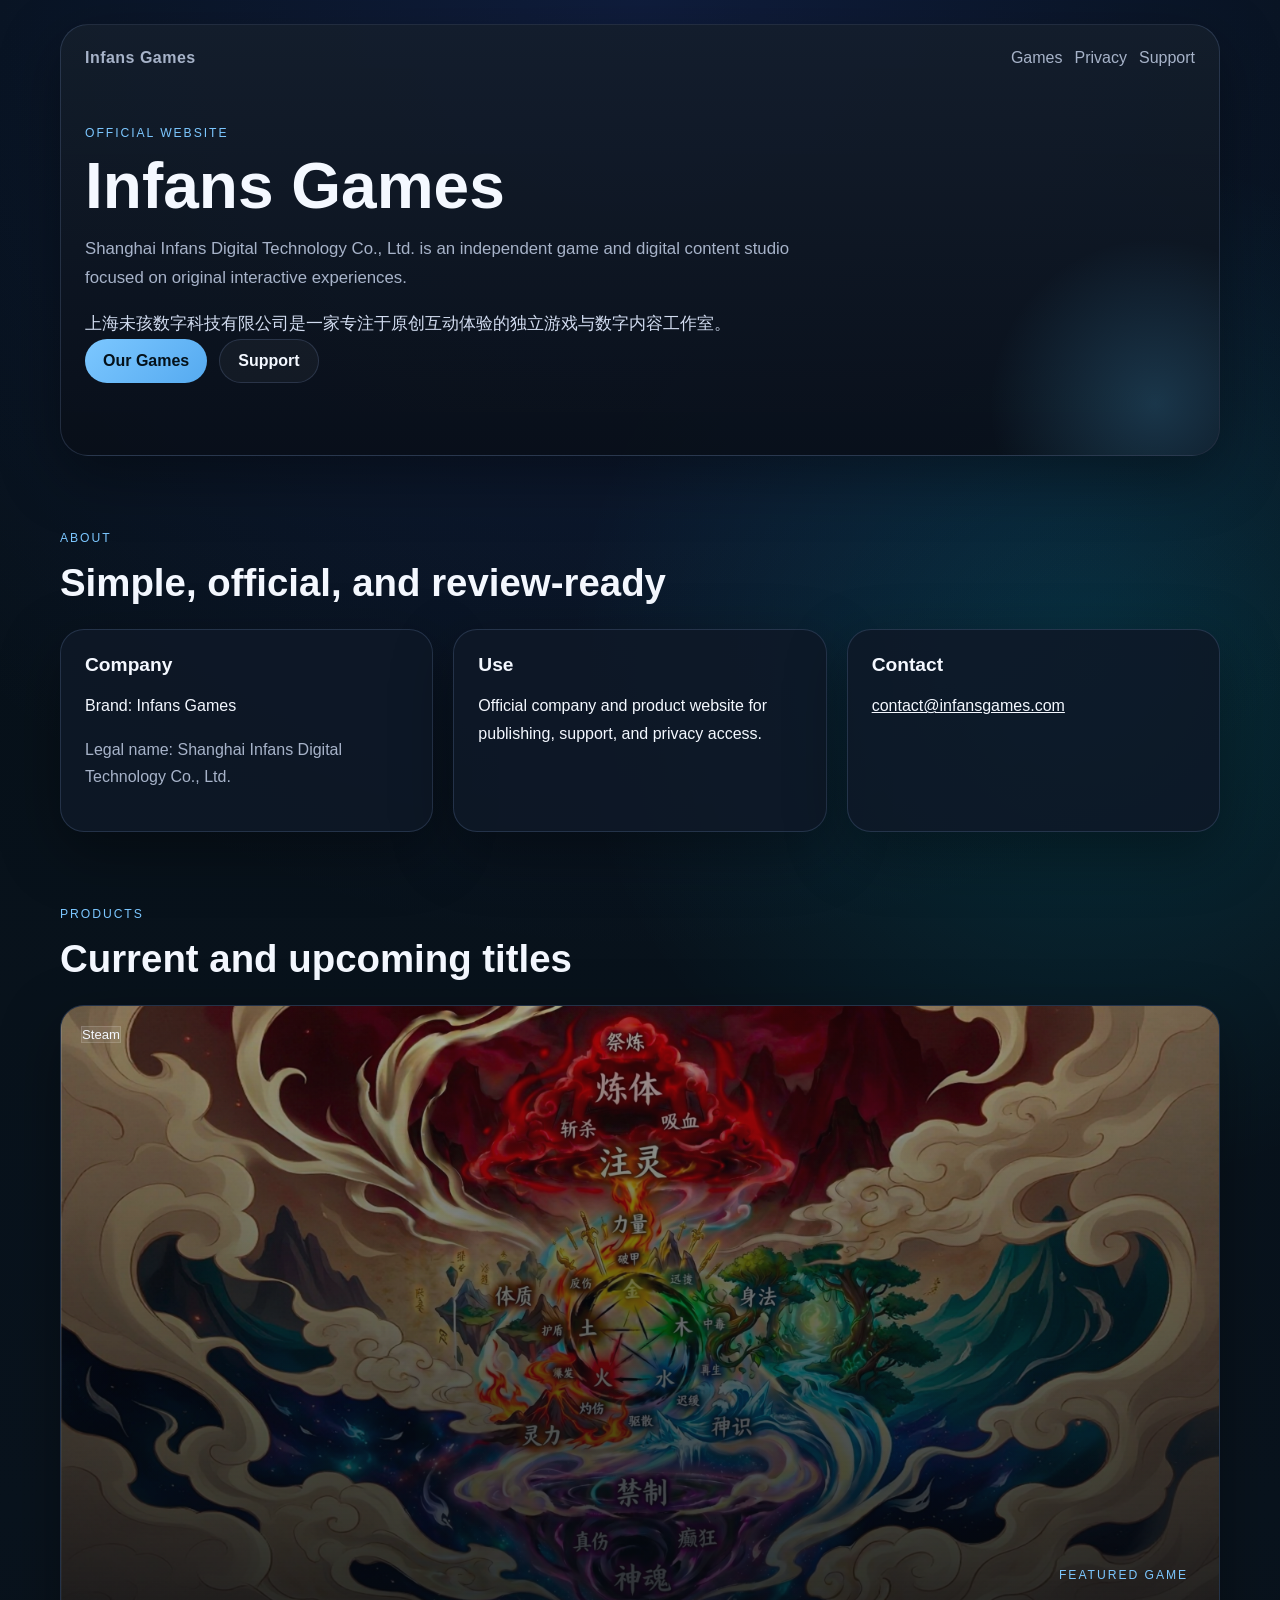
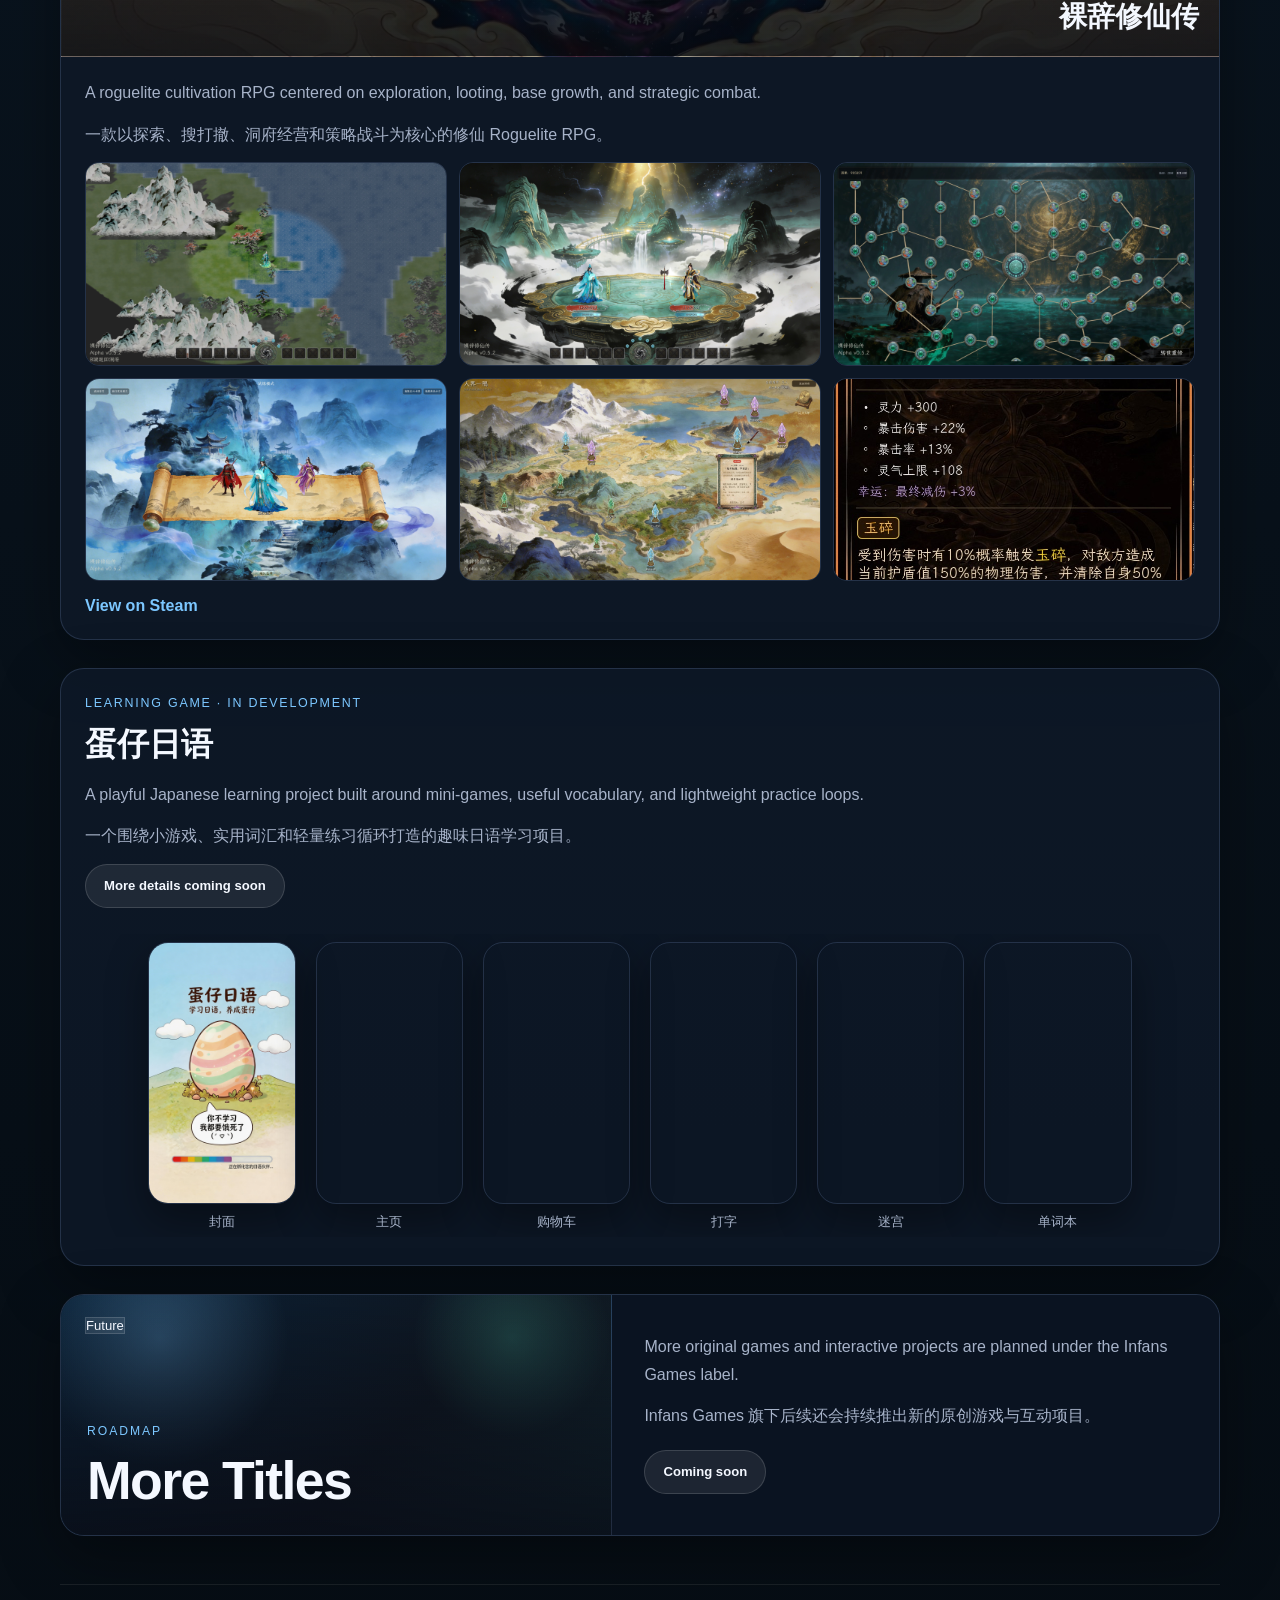
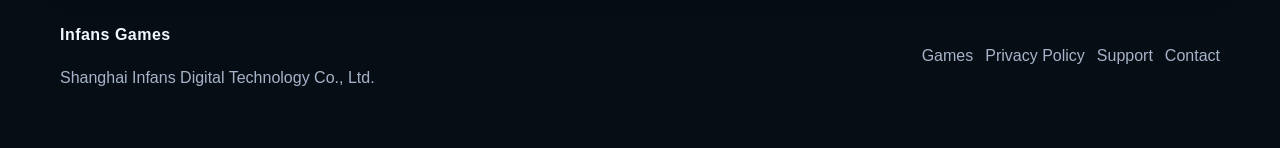
<file: index.html>
<!DOCTYPE html>
<html lang="en">
<head>
  <meta charset="UTF-8">
  <meta name="viewport" content="width=device-width, initial-scale=1.0">
  <meta
    name="description"
    content="Infans Games official website, featuring game introductions, support information, and privacy policy."
  >
  <title>Infans Games</title>
  <link rel="stylesheet" href="css/style.css">
</head>
<body>
  <div class="site-shell">
    <header class="hero">
      <nav class="topbar">
        <a class="brand" href="index.html">Infans Games</a>
        <div class="topbar-links">
          <a href="index.html#games">Games</a>
          <a href="privacy.html">Privacy</a>
          <a href="support.html">Support</a>
        </div>
      </nav>

      <section class="hero-content">
        <p class="eyebrow">Official Website</p>
        <h1>Infans Games</h1>
        <p class="hero-lead">
          Shanghai Infans Digital Technology Co., Ltd. is an independent game and digital content
          studio focused on original interactive experiences.
        </p>
        <p class="hero-lead hero-lead-cn">
          上海未孩数字科技有限公司是一家专注于原创互动体验的独立游戏与数字内容工作室。
        </p>
        <div class="hero-actions">
          <a class="button button-primary" href="#games">Our Games</a>
          <a class="button button-secondary" href="support.html">Support</a>
        </div>
      </section>
    </header>

    <main>
      <section class="section">
        <div class="section-heading">
          <p class="section-label">About</p>
          <h2>Simple, official, and review-ready</h2>
        </div>
        <div class="about-grid">
          <article class="info-card">
            <h3>Company</h3>
            <p>Brand: Infans Games</p>
            <p class="muted">Legal name: Shanghai Infans Digital Technology Co., Ltd.</p>
          </article>
          <article class="info-card">
            <h3>Use</h3>
            <p>Official company and product website for publishing, support, and privacy access.</p>
          </article>
          <article class="info-card">
            <h3>Contact</h3>
            <p><a href="mailto:contact@infansgames.com">contact@infansgames.com</a></p>
          </article>
        </div>
      </section>

      <section class="section" id="games">
        <div class="section-heading">
          <p class="section-label">Products</p>
          <h2>Current and upcoming titles</h2>
        </div>

        <div class="game-list">
          <!-- 横屏作品：全宽主视觉 + 下方文案（常见 PC / Steam 官网排法） -->
          <article class="game-row game-row--landscape">
            <div class="game-hero game-hero--landscape cover-xiuxian">
              <span class="cover-tag">Steam</span>
              <div class="game-hero-titles">
                <p class="cover-kicker">Featured Game</p>
                <h3>裸辞修仙传</h3>
              </div>
            </div>
            <div class="game-row-body">
              <p class="game-summary">
                A roguelite cultivation RPG centered on exploration, looting, base growth, and
                strategic combat.
              </p>
              <p class="game-summary game-summary-cn">
                一款以探索、搜打撤、洞府经营和策略战斗为核心的修仙 Roguelite RPG。
              </p>
              <p class="game-screenshots game-screenshots--landscape" aria-label="裸辞修仙传游戏画面">
                <img src="images/luoci-map-explore.jpg" alt="裸辞修仙传：地图探索" width="320" height="180" loading="lazy" decoding="async">
                <img src="images/luoci-battle.jpg" alt="裸辞修仙传：对战" width="320" height="180" loading="lazy" decoding="async">
                <img src="images/luoci-talent-tree.jpg" alt="裸辞修仙传：天赋树" width="320" height="180" loading="lazy" decoding="async">
                <img src="images/luoci-solo-trial.jpg" alt="裸辞修仙传：试炼模式" width="320" height="180" loading="lazy" decoding="async">
                <img src="images/luoci-map-select.jpg" alt="裸辞修仙传：地图选择" width="320" height="180" loading="lazy" decoding="async">
                <img src="images/luoci-artifact.jpg" alt="裸辞修仙传：法宝" width="320" height="180" loading="lazy" decoding="async">
              </p>
              <div class="card-actions">
                <a
                  class="text-link"
                  href="https://store.steampowered.com/app/4532280/_/"
                  target="_blank"
                  rel="noreferrer"
                >
                  View on Steam
                </a>
              </div>
            </div>
          </article>

          <!-- 竖屏作品：多列等宽竖屏并列（手游常见展示方式） -->
          <article class="game-row game-row--eggjp">
            <div class="game-row-body game-row-body--eggjp-lead">
              <p class="game-row-eyebrow">Learning Game · In Development</p>
              <h3 class="game-row-title">蛋仔日语</h3>
              <p class="game-summary">
                A playful Japanese learning project built around mini-games, useful vocabulary,
                and lightweight practice loops.
              </p>
              <p class="game-summary game-summary-cn">
                一个围绕小游戏、实用词汇和轻量练习循环打造的趣味日语学习项目。
              </p>
              <div class="card-actions">
                <span class="status-pill">More details coming soon</span>
              </div>
            </div>
            <div class="eggjp-phone-row" aria-label="蛋仔日语竖屏界面预览">
              <figure class="eggjp-phone">
                <img
                  src="images/eggjp-cover.png"
                  alt="蛋仔日语：封面 / 开屏"
                  width="360"
                  height="640"
                  loading="lazy"
                  decoding="async"
                >
                <figcaption class="eggjp-phone-cap">封面</figcaption>
              </figure>
              <figure class="eggjp-phone">
                <img
                  src="images/eggjp-home.png"
                  alt="蛋仔日语：游戏主页"
                  width="360"
                  height="640"
                  loading="lazy"
                  decoding="async"
                >
                <figcaption class="eggjp-phone-cap">主页</figcaption>
              </figure>
              <figure class="eggjp-phone">
                <img
                  src="images/eggjp-shopping.png"
                  alt="蛋仔日语：加入购物车玩法"
                  width="360"
                  height="640"
                  loading="lazy"
                  decoding="async"
                >
                <figcaption class="eggjp-phone-cap">购物车</figcaption>
              </figure>
              <figure class="eggjp-phone">
                <img
                  src="images/eggjp-typing.png"
                  alt="蛋仔日语：打字练习"
                  width="360"
                  height="640"
                  loading="lazy"
                  decoding="async"
                >
                <figcaption class="eggjp-phone-cap">打字</figcaption>
              </figure>
              <figure class="eggjp-phone">
                <img
                  src="images/eggjp-maze.png"
                  alt="蛋仔日语：迷宫小游戏"
                  width="360"
                  height="640"
                  loading="lazy"
                  decoding="async"
                >
                <figcaption class="eggjp-phone-cap">迷宫</figcaption>
              </figure>
              <figure class="eggjp-phone">
                <img
                  src="images/eggjp-vocabulary.png"
                  alt="蛋仔日语：单词本"
                  width="360"
                  height="640"
                  loading="lazy"
                  decoding="async"
                >
                <figcaption class="eggjp-phone-cap">单词本</figcaption>
              </figure>
            </div>
          </article>

          <article class="game-row game-row--future">
            <div class="future-split">
              <div class="future-split-media cover-future">
                <span class="cover-tag">Future</span>
                <div class="future-split-titles">
                  <p class="cover-kicker">Roadmap</p>
                  <h3 class="future-split-heading">More Titles</h3>
                </div>
              </div>
              <div class="future-split-body">
                <p class="game-summary">
                  More original games and interactive projects are planned under the Infans Games
                  label.
                </p>
                <p class="game-summary game-summary-cn">
                  Infans Games 旗下后续还会持续推出新的原创游戏与互动项目。
                </p>
                <div class="card-actions">
                  <span class="status-pill">Coming soon</span>
                </div>
              </div>
            </div>
          </article>
        </div>
      </section>
    </main>

    <footer class="footer">
      <div>
        <p class="footer-brand">Infans Games</p>
        <p class="footer-meta">Shanghai Infans Digital Technology Co., Ltd.</p>
      </div>
      <div class="footer-links">
        <a href="index.html#games">Games</a>
        <a href="privacy.html">Privacy Policy</a>
        <a href="support.html">Support</a>
        <a href="mailto:contact@infansgames.com">Contact</a>
      </div>
    </footer>
  </div>
</body>
</html>
</file>
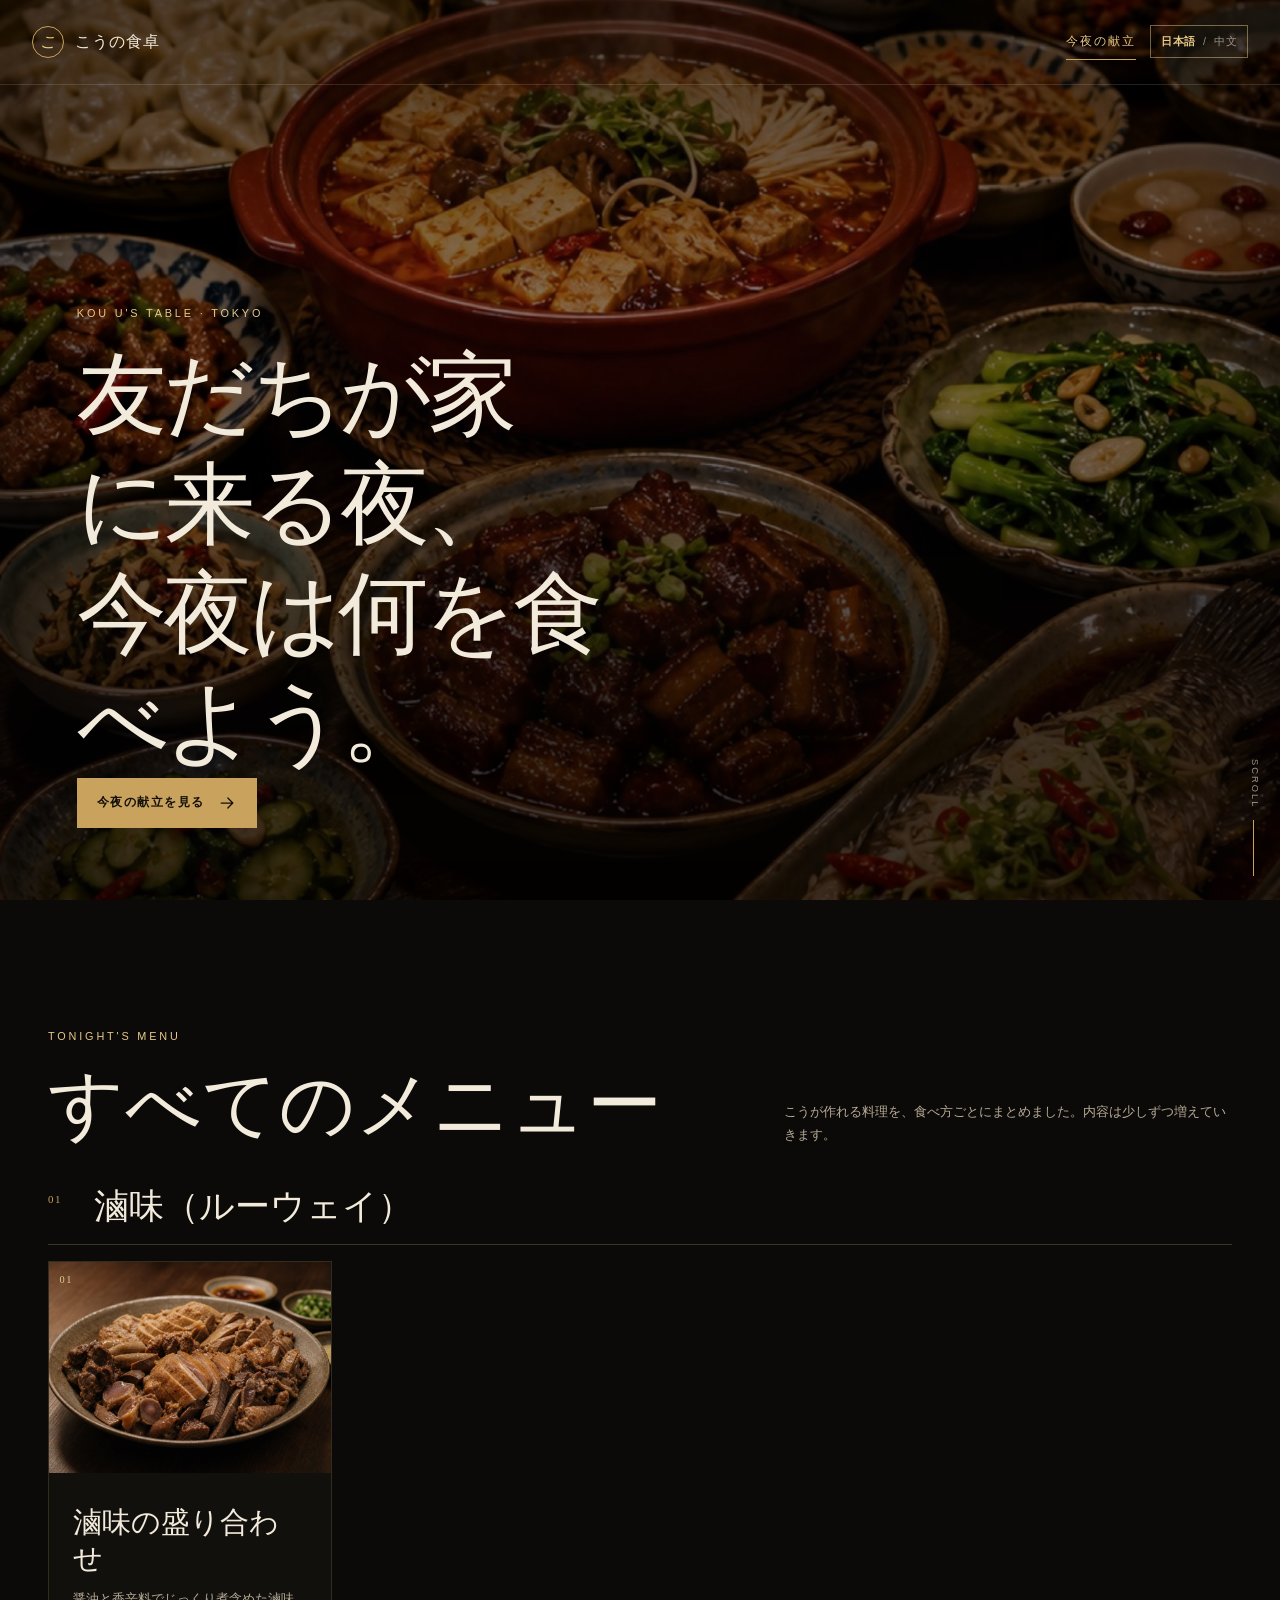
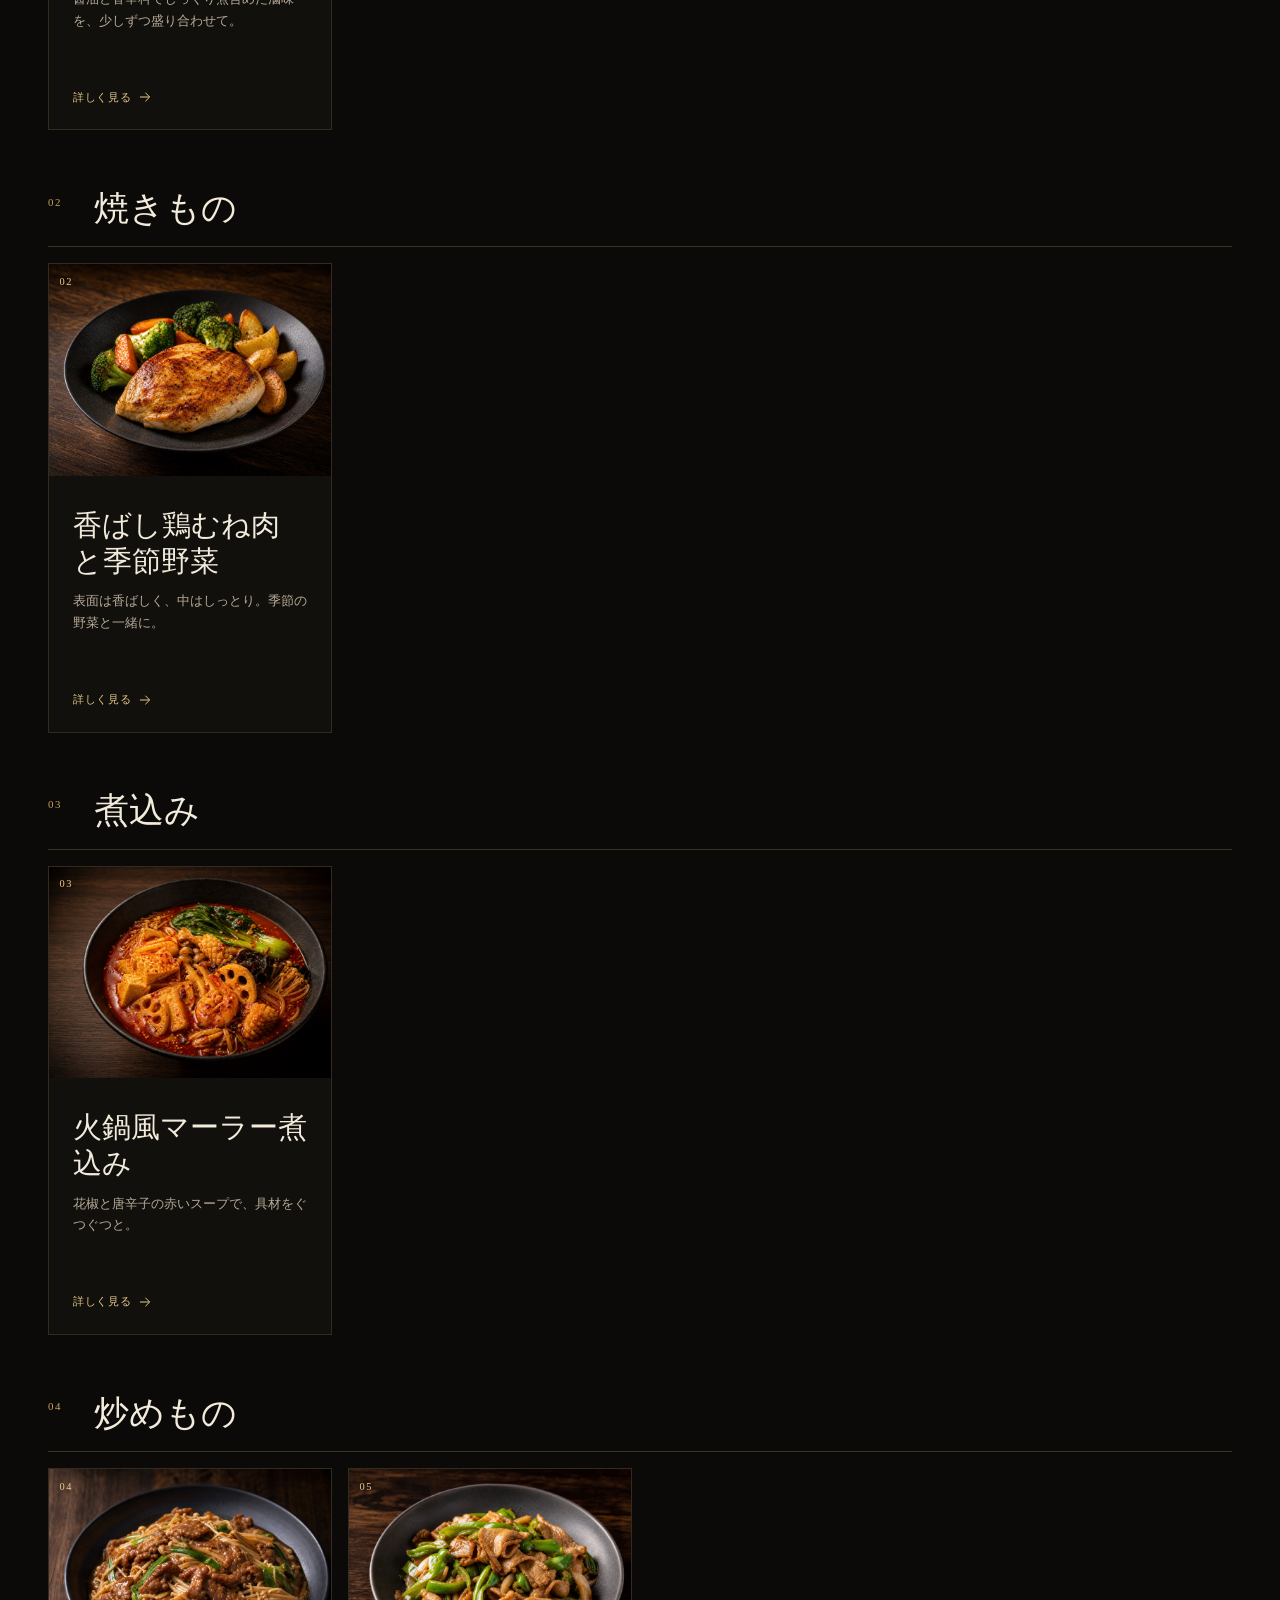
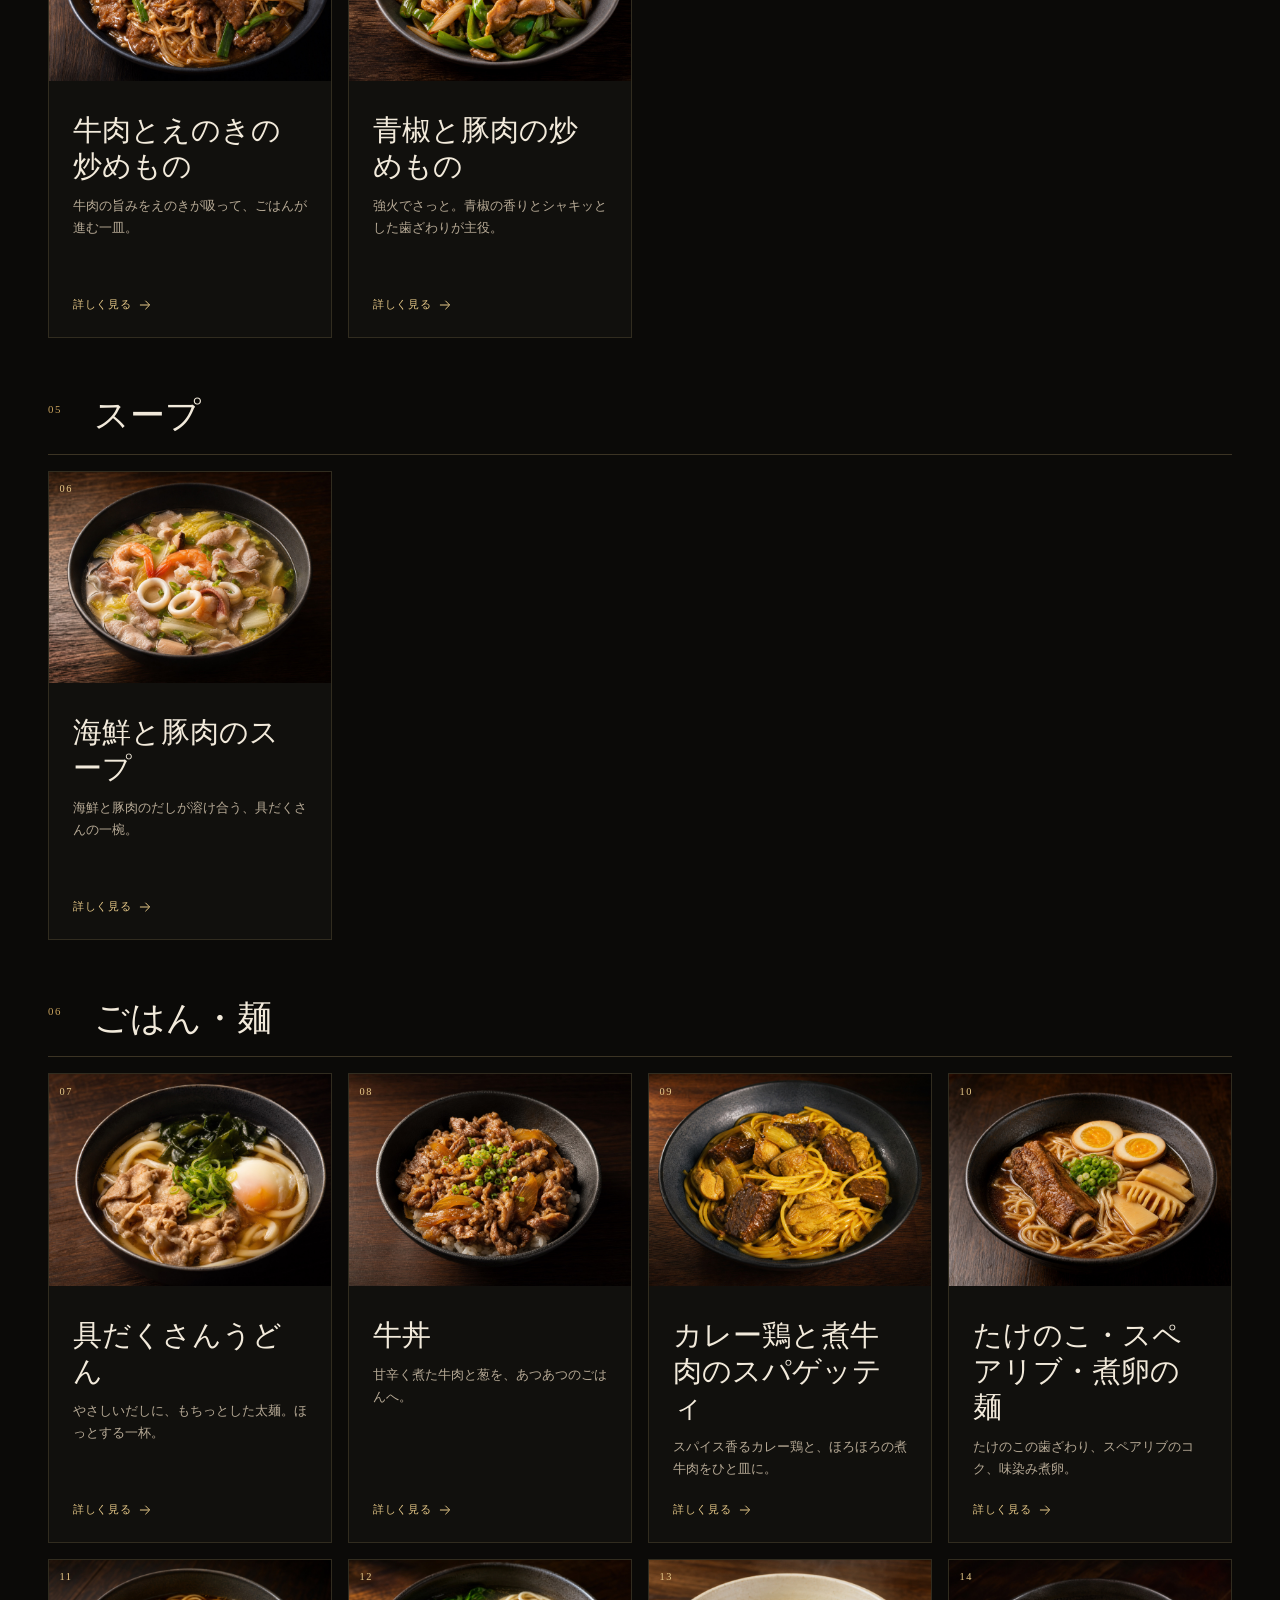
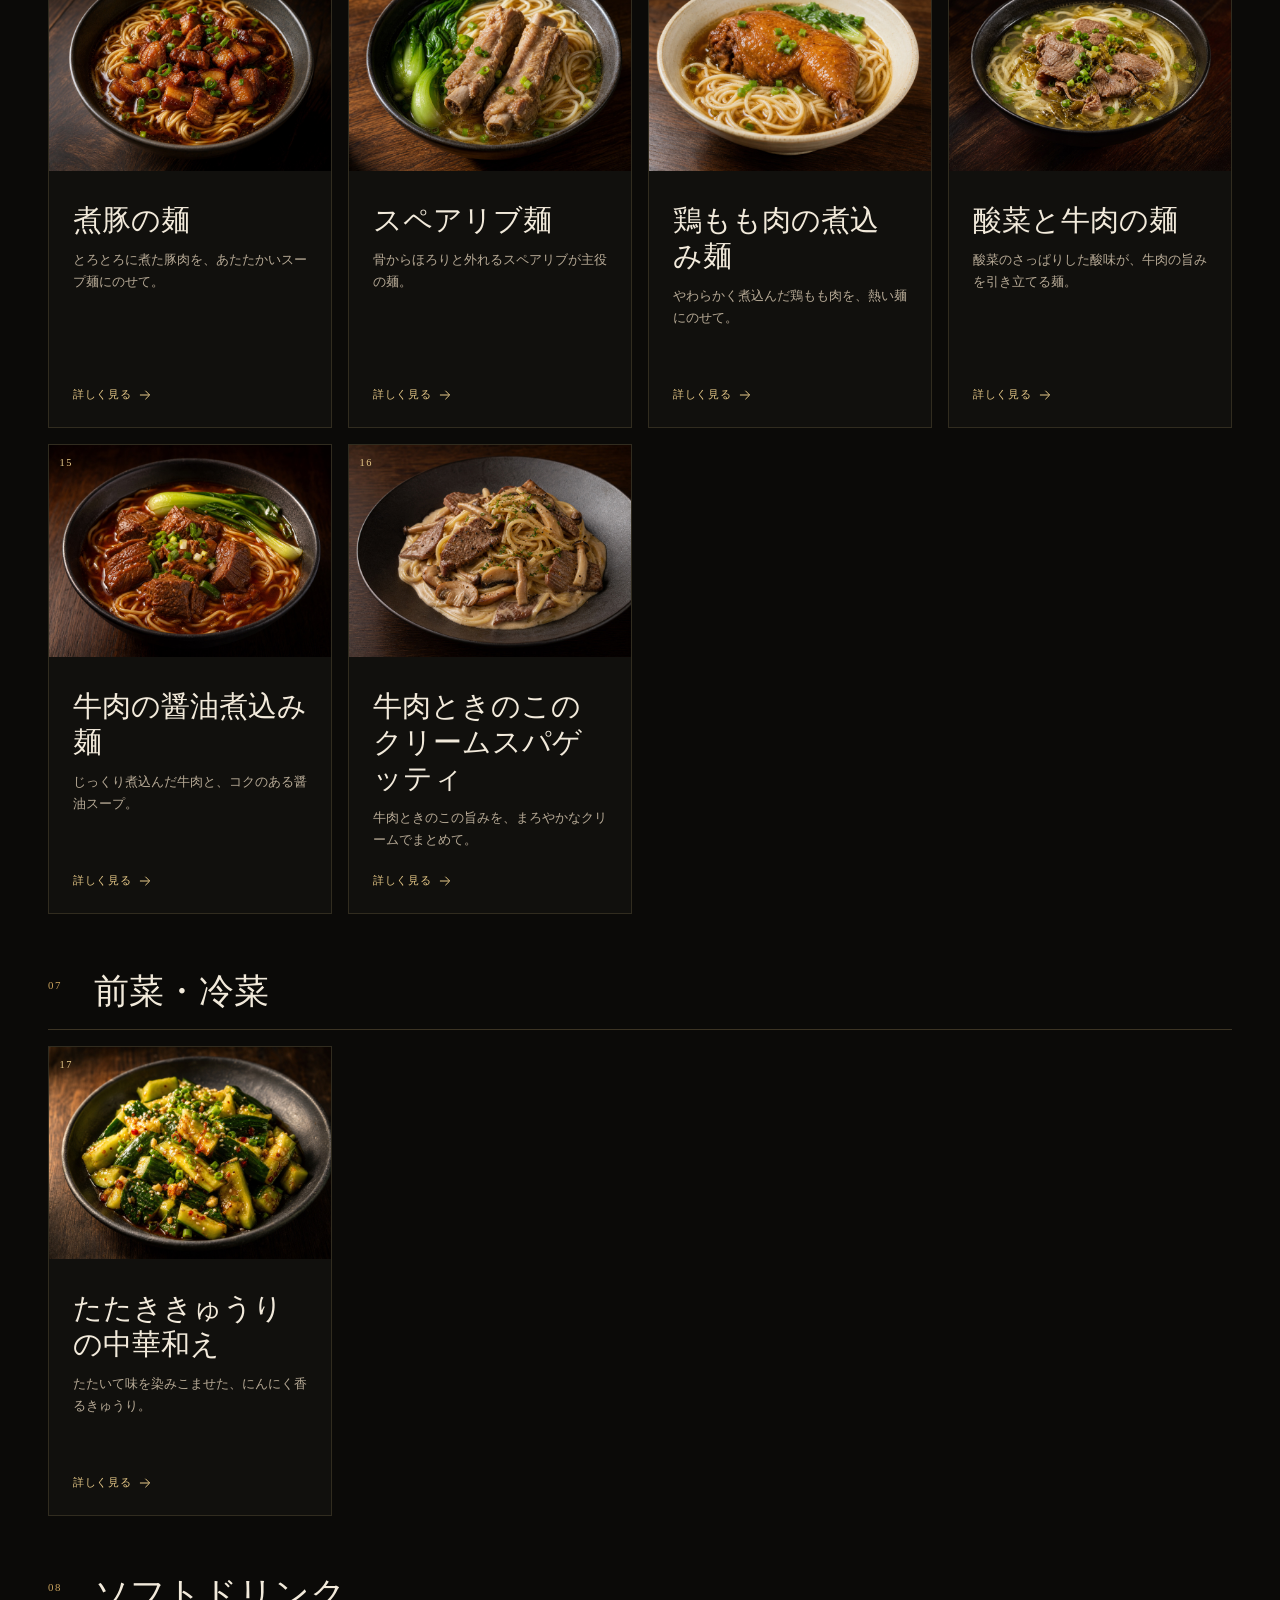
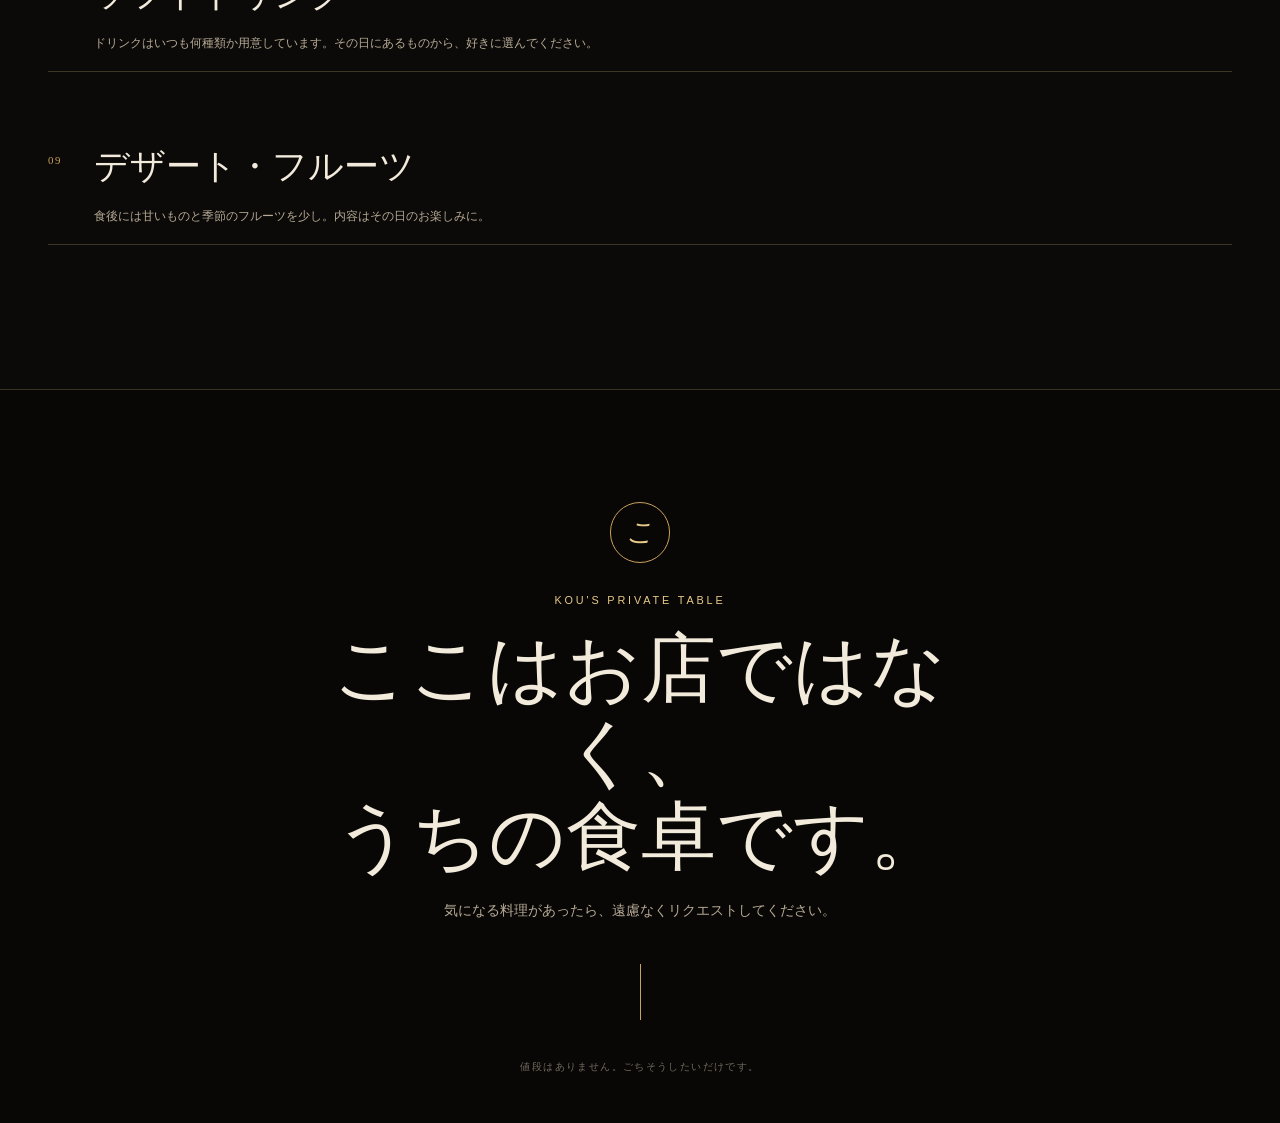
<file: kouu-table/index.html>
<!doctype html>
<html lang="ja">
<head>
  <meta charset="UTF-8">
  <meta name="viewport" content="width=device-width, initial-scale=1.0">
  <title>こうの食卓</title>
  <meta name="description" content="友だちが家に来る夜、今夜は何を食べよう。">
  <link rel="canonical" href="https://capoofun.github.io/kouu-table/">

  <meta property="og:type" content="website">
  <meta property="og:title" content="こうの食卓">
  <meta property="og:description" content="友だちが家に来る夜、今夜は何を食べよう。">
  <meta property="og:url" content="https://capoofun.github.io/kouu-table/">
  <meta property="og:image" content="https://capoofun.github.io/kouu-table/og-menu-1200x630.jpg">
  <meta property="og:image:secure_url" content="https://capoofun.github.io/kouu-table/og-menu-1200x630.jpg">
  <meta property="og:image:type" content="image/jpeg">
  <meta property="og:image:width" content="1200">
  <meta property="og:image:height" content="630">
  <meta property="og:image:alt" content="暖かな食卓に並ぶ家庭料理">
  <meta property="og:locale" content="ja_JP">
  <meta property="og:locale:alternate" content="zh_CN">

  <meta name="twitter:card" content="summary_large_image">
  <meta name="twitter:title" content="こうの食卓">
  <meta name="twitter:description" content="友だちが家に来る夜、今夜は何を食べよう。">
  <meta name="twitter:image" content="https://capoofun.github.io/kouu-table/og-menu-1200x630.jpg">

  <link rel="icon" href="./favicon.svg">
  <meta name="theme-color" content="#0b0a08">
  <script type="module" crossorigin src="/kouu-table/assets/index-BwFKWN7C.js"></script>
  <link rel="stylesheet" crossorigin href="/kouu-table/assets/index-CcE9RSw0.css">
</head>
<body>
  <div id="root"></div>
</body>
</html>
</file>
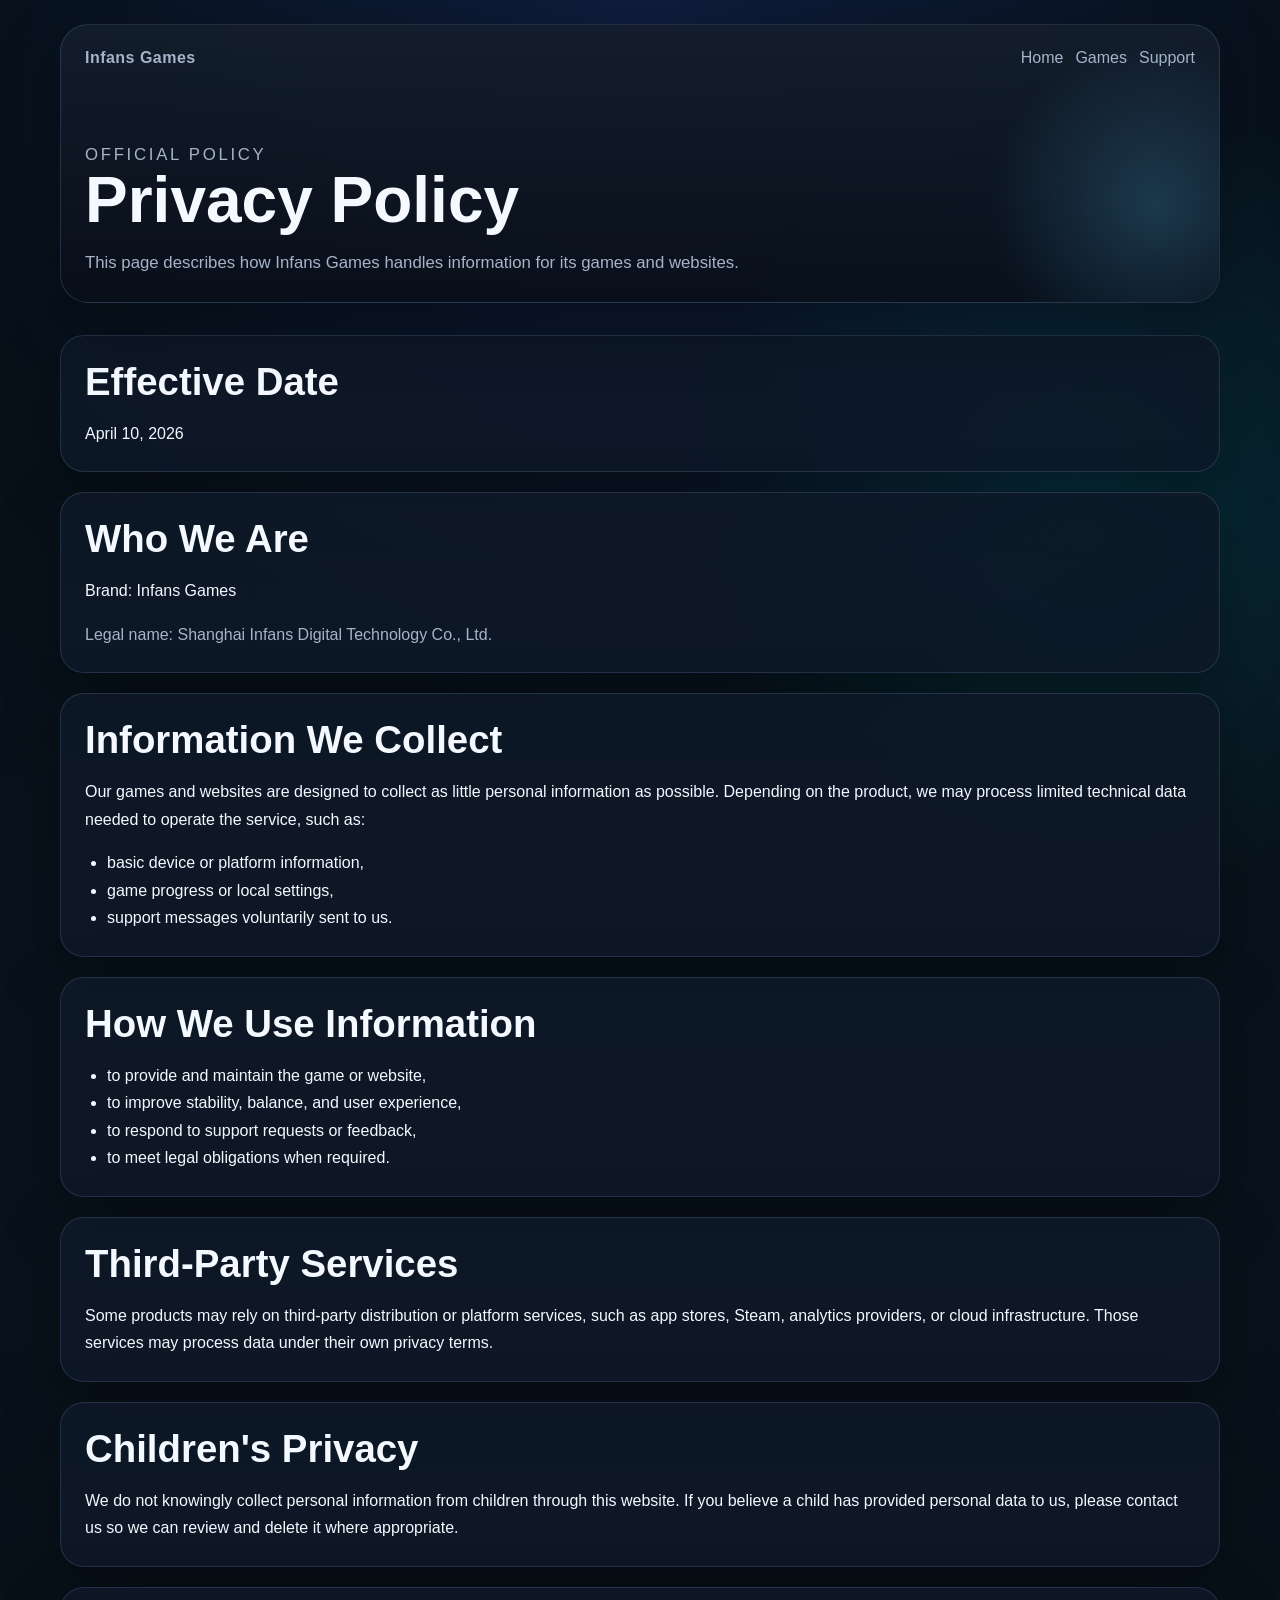
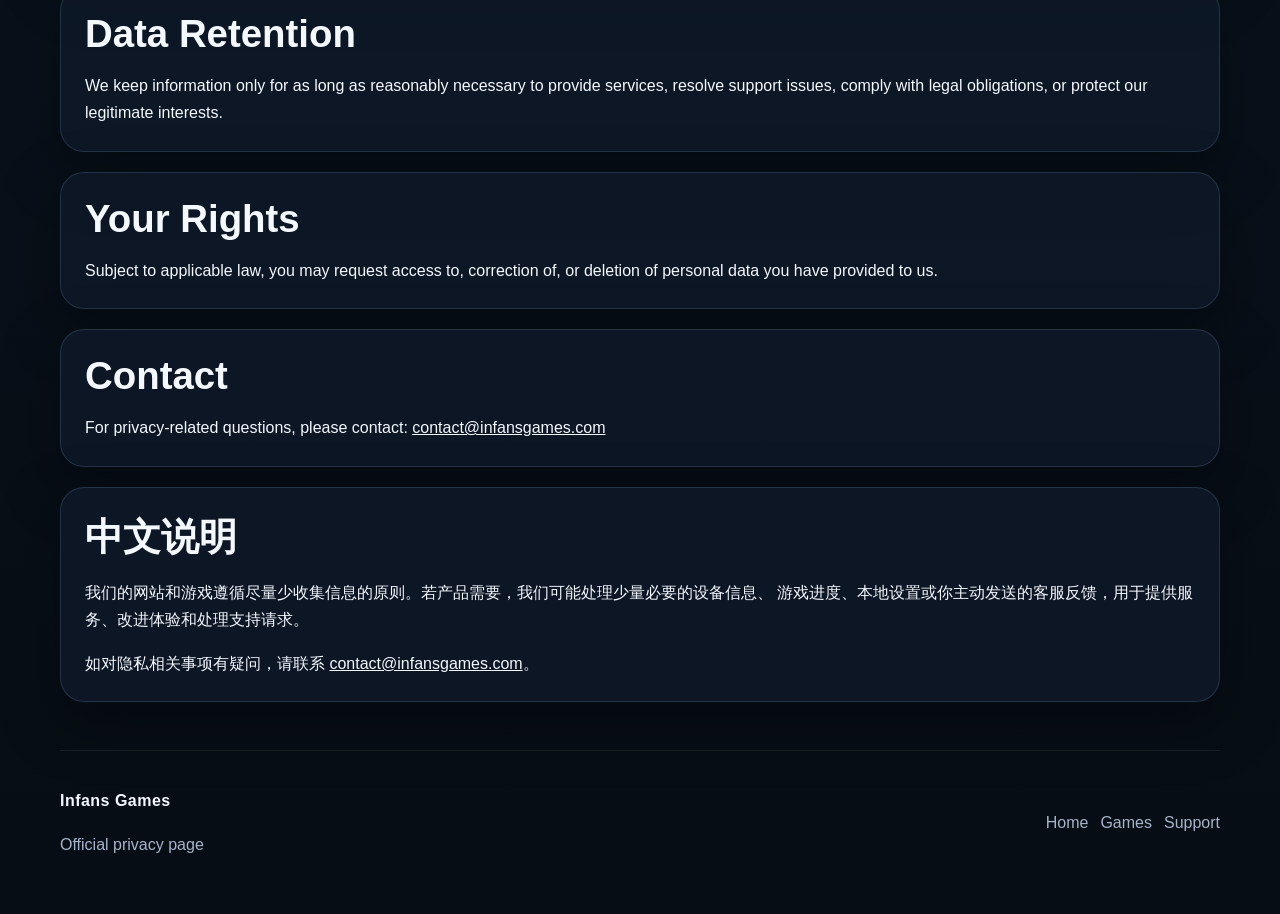
<file: privacy.html>
<!DOCTYPE html>
<html lang="en">
<head>
  <meta charset="UTF-8">
  <meta name="viewport" content="width=device-width, initial-scale=1.0">
  <meta
    name="description"
    content="Privacy policy for Infans Games products and services."
  >
  <title>Privacy Policy | Infans Games</title>
  <link rel="stylesheet" href="css/style.css">
</head>
<body>
  <div class="site-shell">
    <header class="subpage-header">
      <nav class="topbar">
        <a class="brand" href="index.html">Infans Games</a>
        <div class="topbar-links">
          <a href="index.html">Home</a>
          <a href="index.html#games">Games</a>
          <a href="support.html">Support</a>
        </div>
      </nav>
      <div class="subpage-copy">
        <p class="eyebrow">Official Policy</p>
        <h1>Privacy Policy</h1>
        <p>This page describes how Infans Games handles information for its games and websites.</p>
      </div>
    </header>

    <main class="policy-layout">
      <section class="policy-card">
        <h2>Effective Date</h2>
        <p>April 10, 2026</p>
      </section>

      <section class="policy-card">
        <h2>Who We Are</h2>
        <p>Brand: Infans Games</p>
        <p class="muted">Legal name: Shanghai Infans Digital Technology Co., Ltd.</p>
      </section>

      <section class="policy-card">
        <h2>Information We Collect</h2>
        <p>
          Our games and websites are designed to collect as little personal information as possible.
          Depending on the product, we may process limited technical data needed to operate the
          service, such as:
        </p>
        <ul>
          <li>basic device or platform information,</li>
          <li>game progress or local settings,</li>
          <li>support messages voluntarily sent to us.</li>
        </ul>
      </section>

      <section class="policy-card">
        <h2>How We Use Information</h2>
        <ul>
          <li>to provide and maintain the game or website,</li>
          <li>to improve stability, balance, and user experience,</li>
          <li>to respond to support requests or feedback,</li>
          <li>to meet legal obligations when required.</li>
        </ul>
      </section>

      <section class="policy-card">
        <h2>Third-Party Services</h2>
        <p>
          Some products may rely on third-party distribution or platform services, such as app
          stores, Steam, analytics providers, or cloud infrastructure. Those services may process
          data under their own privacy terms.
        </p>
      </section>

      <section class="policy-card">
        <h2>Children's Privacy</h2>
        <p>
          We do not knowingly collect personal information from children through this website. If
          you believe a child has provided personal data to us, please contact us so we can review
          and delete it where appropriate.
        </p>
      </section>

      <section class="policy-card">
        <h2>Data Retention</h2>
        <p>
          We keep information only for as long as reasonably necessary to provide services, resolve
          support issues, comply with legal obligations, or protect our legitimate interests.
        </p>
      </section>

      <section class="policy-card">
        <h2>Your Rights</h2>
        <p>
          Subject to applicable law, you may request access to, correction of, or deletion of
          personal data you have provided to us.
        </p>
      </section>

      <section class="policy-card">
        <h2>Contact</h2>
        <p>
          For privacy-related questions, please contact:
          <a href="mailto:contact@infansgames.com">contact@infansgames.com</a>
        </p>
      </section>

      <section class="policy-card">
        <h2>中文说明</h2>
        <p>
          我们的网站和游戏遵循尽量少收集信息的原则。若产品需要，我们可能处理少量必要的设备信息、
          游戏进度、本地设置或你主动发送的客服反馈，用于提供服务、改进体验和处理支持请求。
        </p>
        <p>
          如对隐私相关事项有疑问，请联系
          <a href="mailto:contact@infansgames.com">contact@infansgames.com</a>。
        </p>
      </section>
    </main>

    <footer class="footer">
      <div>
        <p class="footer-brand">Infans Games</p>
        <p class="footer-meta">Official privacy page</p>
      </div>
      <div class="footer-links">
        <a href="index.html">Home</a>
        <a href="index.html#games">Games</a>
        <a href="support.html">Support</a>
      </div>
    </footer>
  </div>
</body>
</html>
</file>
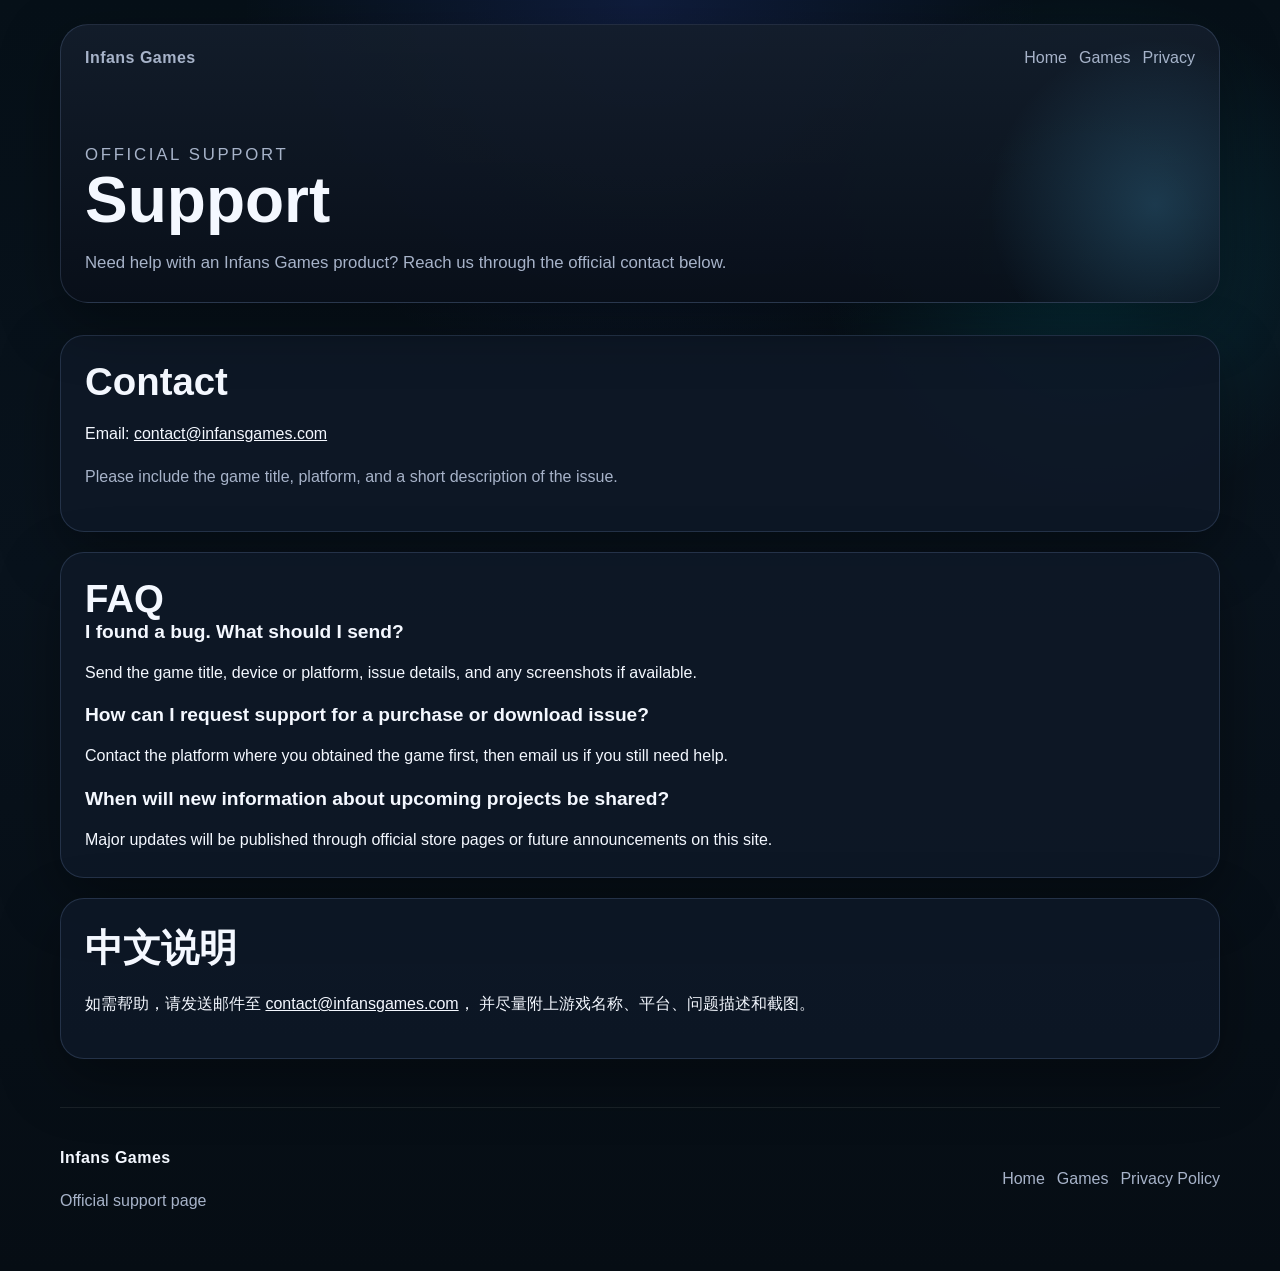
<file: support.html>
<!DOCTYPE html>
<html lang="en">
<head>
  <meta charset="UTF-8">
  <meta name="viewport" content="width=device-width, initial-scale=1.0">
  <meta
    name="description"
    content="Official support page for Infans Games."
  >
  <title>Support | Infans Games</title>
  <link rel="stylesheet" href="css/style.css">
</head>
<body>
  <div class="site-shell">
    <header class="subpage-header">
      <nav class="topbar">
        <a class="brand" href="index.html">Infans Games</a>
        <div class="topbar-links">
          <a href="index.html">Home</a>
          <a href="index.html#games">Games</a>
          <a href="privacy.html">Privacy</a>
        </div>
      </nav>
      <div class="subpage-copy">
        <p class="eyebrow">Official Support</p>
        <h1>Support</h1>
        <p>Need help with an Infans Games product? Reach us through the official contact below.</p>
      </div>
    </header>

    <main class="support-layout">
      <section class="support-card">
        <h2>Contact</h2>
        <p>Email: <a href="mailto:contact@infansgames.com">contact@infansgames.com</a></p>
        <p class="muted">Please include the game title, platform, and a short description of the issue.</p>
      </section>

      <section class="support-card">
        <h2>FAQ</h2>
        <div class="faq-list">
          <article>
            <h3>I found a bug. What should I send?</h3>
            <p>Send the game title, device or platform, issue details, and any screenshots if available.</p>
          </article>
          <article>
            <h3>How can I request support for a purchase or download issue?</h3>
            <p>Contact the platform where you obtained the game first, then email us if you still need help.</p>
          </article>
          <article>
            <h3>When will new information about upcoming projects be shared?</h3>
            <p>Major updates will be published through official store pages or future announcements on this site.</p>
          </article>
        </div>
      </section>

      <section class="support-card">
        <h2>中文说明</h2>
        <p>
          如需帮助，请发送邮件至
          <a href="mailto:contact@infansgames.com">contact@infansgames.com</a>，
          并尽量附上游戏名称、平台、问题描述和截图。
        </p>
      </section>
    </main>

    <footer class="footer">
      <div>
        <p class="footer-brand">Infans Games</p>
        <p class="footer-meta">Official support page</p>
      </div>
      <div class="footer-links">
        <a href="index.html">Home</a>
        <a href="index.html#games">Games</a>
        <a href="privacy.html">Privacy Policy</a>
      </div>
    </footer>
  </div>
</body>
</html>
</file>
<file: css/style.css>
:root {
  color-scheme: dark;
  --bg: #071019;
  --panel: rgba(14, 24, 39, 0.88);
  --panel-strong: rgba(20, 31, 48, 0.96);
  --border: rgba(160, 191, 255, 0.16);
  --text: #f4f8ff;
  --muted: #a7b3c9;
  --accent: #7cc7ff;
  --accent-strong: #55aaf0;
  --shadow: 0 20px 60px rgba(0, 0, 0, 0.35);
  --radius: 24px;
  --max-width: 1160px;
}

* {
  box-sizing: border-box;
}

html {
  scroll-behavior: smooth;
}

body {
  margin: 0;
  min-height: 100vh;
  font-family:
    -apple-system,
    BlinkMacSystemFont,
    "Segoe UI",
    "PingFang SC",
    "Hiragino Sans GB",
    "Microsoft YaHei",
    sans-serif;
  color: var(--text);
  background:
    radial-gradient(circle at top, rgba(63, 94, 251, 0.16), transparent 28%),
    radial-gradient(circle at 85% 20%, rgba(0, 225, 255, 0.14), transparent 18%),
    linear-gradient(180deg, #061018 0%, #09131d 45%, #060d14 100%);
}

a {
  color: inherit;
}

.site-shell {
  width: min(calc(100% - 32px), var(--max-width));
  margin: 0 auto;
  padding: 24px 0 40px;
}

.hero,
.subpage-header {
  background: linear-gradient(180deg, rgba(20, 30, 44, 0.9), rgba(9, 15, 25, 0.92));
  border: 1px solid var(--border);
  border-radius: calc(var(--radius) + 4px);
  box-shadow: var(--shadow);
  overflow: hidden;
}

.hero {
  padding: 24px 24px 72px;
  position: relative;
}

.hero::after,
.subpage-header::after {
  content: "";
  position: absolute;
  inset: auto -10% -30% auto;
  width: 360px;
  height: 360px;
  border-radius: 50%;
  background: radial-gradient(circle, rgba(91, 201, 255, 0.2), transparent 65%);
  pointer-events: none;
}

.subpage-header {
  padding: 24px;
  position: relative;
}

.topbar,
.footer {
  display: flex;
  align-items: center;
  justify-content: space-between;
  gap: 16px;
  flex-wrap: wrap;
}

.brand,
.footer-brand {
  font-weight: 800;
  letter-spacing: 0.03em;
  text-decoration: none;
}

.topbar-links,
.footer-links,
.hero-actions,
.card-actions {
  display: flex;
  gap: 12px;
  flex-wrap: wrap;
}

.topbar a,
.footer a {
  text-decoration: none;
  color: var(--muted);
}

.topbar a:hover,
.footer a:hover,
.text-link:hover {
  color: var(--text);
}

.hero-content,
.subpage-copy {
  max-width: 720px;
  padding-top: 56px;
  position: relative;
  z-index: 1;
}

.eyebrow,
.section-label,
.cover-kicker {
  margin: 0 0 12px;
  text-transform: uppercase;
  letter-spacing: 0.16em;
  font-size: 0.76rem;
  color: var(--accent);
}

h1,
h2,
h3 {
  margin: 0;
}

h1 {
  font-size: clamp(2.8rem, 5vw, 4.6rem);
  line-height: 0.95;
}

h2 {
  font-size: clamp(1.7rem, 3vw, 2.5rem);
}

h3 {
  font-size: 1.2rem;
}

p,
li {
  line-height: 1.72;
}

.hero-lead,
.subpage-copy p {
  margin: 18px 0 0;
  color: var(--muted);
  font-size: 1.05rem;
}

.hero-lead-cn,
.game-summary-cn {
  color: #d2dcf0;
}

.button,
.text-link,
.status-pill {
  display: inline-flex;
  align-items: center;
  justify-content: center;
  min-height: 44px;
  border-radius: 999px;
  padding: 0 18px;
  font-weight: 600;
  text-decoration: none;
}

.button-primary {
  background: linear-gradient(135deg, var(--accent), var(--accent-strong));
  color: #04111a;
}

.button-secondary {
  border: 1px solid var(--border);
  background: rgba(255, 255, 255, 0.04);
}

.section {
  padding: 72px 0 0;
}

.section-heading {
  margin-bottom: 24px;
}

.about-grid,
.policy-layout,
.support-layout {
  display: grid;
  gap: 20px;
}

.about-grid {
  grid-template-columns: repeat(3, minmax(0, 1fr));
}

/* 产品列表：每款独占一行，避免横竖屏混排时三列错位（常见 Press Kit / 产品页结构） */
.game-list {
  display: flex;
  flex-direction: column;
  gap: 28px;
}

.policy-layout,
.support-layout {
  grid-template-columns: 1fr;
  padding-top: 32px;
}

.info-card,
.policy-card,
.support-card {
  background: var(--panel);
  border: 1px solid var(--border);
  border-radius: var(--radius);
  box-shadow: var(--shadow);
}

.game-row {
  background: var(--panel);
  border: 1px solid var(--border);
  border-radius: var(--radius);
  box-shadow: var(--shadow);
  overflow: hidden;
}

.info-card,
.policy-card,
.support-card {
  padding: 24px;
}

.game-hero {
  position: relative;
  display: flex;
  align-items: flex-end;
  justify-content: space-between;
  gap: 12px;
  padding: 20px;
  border-bottom: 1px solid var(--border);
}

.game-hero--landscape {
  aspect-ratio: 16 / 9;
  min-height: 0;
}

.game-hero-titles {
  position: relative;
  z-index: 1;
}

.game-hero-titles h3 {
  font-size: clamp(1.35rem, 2.5vw, 1.75rem);
}

/* Future：左右分栏，占满整卡宽度 */
.game-row--future {
  padding: 0;
  overflow: hidden;
}

.future-split {
  display: grid;
  width: 100%;
  /* 两列始终分栏；窄屏再堆叠（见 640px），避免预览窗 <920px 误切成单列 */
  grid-template-columns: minmax(0, 1fr) minmax(0, 1.1fr);
  align-items: stretch;
  min-height: 240px;
}

.future-split > * {
  min-width: 0;
}

.future-split-media {
  position: relative;
  display: flex;
  flex-direction: column;
  justify-content: flex-end;
  align-items: flex-start;
  padding: 28px 26px 26px;
  min-height: 240px;
  border-right: 1px solid var(--border);
}

.future-split-media .cover-tag {
  position: absolute;
  top: 22px;
  left: 24px;
  align-self: auto;
}

.future-split-titles {
  position: relative;
  z-index: 1;
}

.future-split-media .cover-kicker {
  margin: 0 0 10px;
}

.future-split-heading {
  margin: 0;
  font-size: clamp(2.1rem, 4.8vw, 3.35rem);
  font-weight: 800;
  letter-spacing: -0.03em;
  line-height: 1.06;
}

.future-split-body {
  padding: 26px 28px 28px 32px;
  display: flex;
  flex-direction: column;
  justify-content: center;
  gap: 0;
  width: 100%;
  background: rgba(10, 18, 32, 0.72);
}

.future-split-body .game-summary {
  max-width: none;
}

.future-split-body .game-summary:last-of-type {
  margin-bottom: 16px;
}

.future-split-body .card-actions {
  margin-top: 4px;
}

.game-row-body {
  padding: 22px 24px 24px;
}

/* 蛋仔日语：文案在上，下方多竖屏并列（等宽手机框 + 窄屏可横滑） */
.game-row--eggjp {
  display: flex;
  flex-direction: column;
  gap: 26px;
  padding: 24px 24px 28px;
}

.game-row-body--eggjp-lead {
  padding: 0;
  max-width: 52rem;
}

.game-row-body--eggjp-lead .card-actions {
  margin-top: 4px;
}

.eggjp-phone-row {
  display: flex;
  gap: clamp(12px, 2.2vw, 20px);
  justify-content: center;
  align-items: flex-end;
  flex-wrap: nowrap;
  overflow-x: auto;
  overflow-y: visible;
  padding: 8px 8px 6px;
  scroll-snap-type: x mandatory;
  scroll-padding-inline: 12px;
}

.eggjp-phone {
  flex: 0 0 auto;
  width: clamp(118px, 11.5vw, 172px);
  margin: 0;
  scroll-snap-align: center;
  scroll-snap-stop: always;
}

.eggjp-phone img {
  display: block;
  width: 100%;
  height: auto;
  aspect-ratio: 9 / 16;
  object-fit: cover;
  border-radius: 20px;
  border: 1px solid var(--border);
  box-shadow: 0 16px 40px rgba(0, 0, 0, 0.38);
}

.eggjp-phone-cap {
  margin: 10px 0 0;
  text-align: center;
  font-size: 0.8rem;
  color: var(--muted);
}

.game-row-eyebrow {
  margin: 0 0 8px;
  font-size: 0.78rem;
  text-transform: uppercase;
  letter-spacing: 0.14em;
  color: var(--accent);
}

.game-row-title {
  margin: 0 0 14px;
  font-size: clamp(1.5rem, 2.8vw, 2rem);
}

.cover-tag,
.status-pill {
  align-self: flex-start;
  font-size: 0.82rem;
  color: var(--text);
  background: rgba(255, 255, 255, 0.08);
  border: 1px solid rgba(255, 255, 255, 0.14);
}

.cover-xiuxian {
  background:
    linear-gradient(180deg, rgba(5, 10, 16, 0.35), rgba(5, 10, 16, 0.88)),
    url("../images/luoci-cover.jpg") center/cover no-repeat;
}

.cover-future {
  background:
    linear-gradient(180deg, rgba(8, 12, 22, 0.22), rgba(8, 12, 22, 0.82)),
    radial-gradient(circle at 18% 18%, rgba(124, 199, 255, 0.36), transparent 26%),
    radial-gradient(circle at 82% 18%, rgba(101, 255, 218, 0.24), transparent 20%),
    linear-gradient(135deg, #0b2740, #101822 60%, #152d34);
}

.card-body {
  padding: 20px;
}

.game-summary {
  margin: 0 0 14px;
  color: var(--muted);
}

.game-screenshots {
  margin: 0 0 16px;
}

/* 横屏截图：三列 16:9 */
.game-screenshots--landscape {
  display: grid;
  grid-template-columns: repeat(3, minmax(0, 1fr));
  gap: 12px;
}

.game-screenshots--landscape img {
  width: 100%;
  height: auto;
  border-radius: 14px;
  border: 1px solid var(--border);
  object-fit: cover;
  aspect-ratio: 16 / 9;
  vertical-align: middle;
}

.text-link {
  padding-left: 0;
  min-height: auto;
  color: var(--accent);
}

.muted,
.footer-meta {
  color: var(--muted);
}

.footer {
  margin-top: 48px;
  padding-top: 20px;
  border-top: 1px solid rgba(255, 255, 255, 0.08);
}

ul {
  margin: 16px 0 0;
  padding-left: 22px;
}

.faq-list {
  display: grid;
  gap: 18px;
}

.faq-list p,
.policy-card p {
  margin-bottom: 0;
}

@media (max-width: 920px) {
  .about-grid {
    grid-template-columns: 1fr;
  }

  .game-screenshots--landscape {
    grid-template-columns: 1fr;
  }

  .game-row--eggjp {
    padding: 22px 18px 24px;
  }

  .eggjp-phone {
    width: clamp(148px, 42vw, 200px);
  }

  .hero,
  .subpage-header {
    padding-left: 18px;
    padding-right: 18px;
  }

  .hero-content,
  .subpage-copy {
    padding-top: 40px;
  }
}

@media (max-width: 640px) {
  .site-shell {
    width: min(calc(100% - 20px), var(--max-width));
    padding-top: 10px;
  }

  .hero {
    padding-bottom: 40px;
  }

  h1 {
    font-size: 2.4rem;
  }

  .future-split {
    grid-template-columns: 1fr;
  }

  .future-split-media {
    border-right: none;
    border-bottom: 1px solid var(--border);
    min-height: 200px;
  }

  .future-split-body {
    padding: 22px 22px 26px;
  }

  .info-card,
  .policy-card,
  .support-card,
  .card-body {
    padding: 18px;
  }
}
</file>
<file: kouu-table/assets/index-CcE9RSw0.css>
/*! tailwindcss v4.2.1 | MIT License | https://tailwindcss.com */
@layer theme{:root,:host{--font-sans:ui-sans-serif, system-ui, sans-serif, "Apple Color Emoji", "Segoe UI Emoji", "Segoe UI Symbol", "Noto Color Emoji";--font-mono:ui-monospace, SFMono-Regular, Menlo, Monaco, Consolas, "Liberation Mono", "Courier New", monospace;--spacing:.25rem;--default-font-family:var(--font-sans);--default-mono-font-family:var(--font-mono)}}@layer base{*,:after,:before,::backdrop{box-sizing:border-box;border:0 solid;margin:0;padding:0}::file-selector-button{box-sizing:border-box;border:0 solid;margin:0;padding:0}html,:host{-webkit-text-size-adjust:100%;tab-size:4;line-height:1.5;font-family:var(--default-font-family,ui-sans-serif, system-ui, sans-serif, "Apple Color Emoji", "Segoe UI Emoji", "Segoe UI Symbol", "Noto Color Emoji");font-feature-settings:var(--default-font-feature-settings,normal);font-variation-settings:var(--default-font-variation-settings,normal);-webkit-tap-highlight-color:transparent}hr{height:0;color:inherit;border-top-width:1px}abbr:where([title]){-webkit-text-decoration:underline dotted;text-decoration:underline dotted}h1,h2,h3,h4,h5,h6{font-size:inherit;font-weight:inherit}a{color:inherit;-webkit-text-decoration:inherit;-webkit-text-decoration:inherit;-webkit-text-decoration:inherit;-webkit-text-decoration:inherit;text-decoration:inherit}b,strong{font-weight:bolder}code,kbd,samp,pre{font-family:var(--default-mono-font-family,ui-monospace, SFMono-Regular, Menlo, Monaco, Consolas, "Liberation Mono", "Courier New", monospace);font-feature-settings:var(--default-mono-font-feature-settings,normal);font-variation-settings:var(--default-mono-font-variation-settings,normal);font-size:1em}small{font-size:80%}sub,sup{vertical-align:baseline;font-size:75%;line-height:0;position:relative}sub{bottom:-.25em}sup{top:-.5em}table{text-indent:0;border-color:inherit;border-collapse:collapse}:-moz-focusring{outline:auto}progress{vertical-align:baseline}summary{display:list-item}ol,ul,menu{list-style:none}img,svg,video,canvas,audio,iframe,embed,object{vertical-align:middle;display:block}img,video{max-width:100%;height:auto}button,input,select,optgroup,textarea{font:inherit;font-feature-settings:inherit;font-variation-settings:inherit;letter-spacing:inherit;color:inherit;opacity:1;background-color:#0000;border-radius:0}::file-selector-button{font:inherit;font-feature-settings:inherit;font-variation-settings:inherit;letter-spacing:inherit;color:inherit;opacity:1;background-color:#0000;border-radius:0}:where(select:is([multiple],[size])) optgroup{font-weight:bolder}:where(select:is([multiple],[size])) optgroup option{padding-inline-start:20px}::file-selector-button{margin-inline-end:4px}::placeholder{opacity:1}@supports (not ((-webkit-appearance:-apple-pay-button))) or (contain-intrinsic-size:1px){::placeholder{color:currentColor}@supports (color:color-mix(in lab, red, red)){::placeholder{color:color-mix(in oklab, currentcolor 50%, transparent)}}}textarea{resize:vertical}::-webkit-search-decoration{-webkit-appearance:none}::-webkit-date-and-time-value{min-height:1lh;text-align:inherit}::-webkit-datetime-edit{display:inline-flex}::-webkit-datetime-edit-fields-wrapper{padding:0}::-webkit-datetime-edit{padding-block:0}::-webkit-datetime-edit-year-field{padding-block:0}::-webkit-datetime-edit-month-field{padding-block:0}::-webkit-datetime-edit-day-field{padding-block:0}::-webkit-datetime-edit-hour-field{padding-block:0}::-webkit-datetime-edit-minute-field{padding-block:0}::-webkit-datetime-edit-second-field{padding-block:0}::-webkit-datetime-edit-millisecond-field{padding-block:0}::-webkit-datetime-edit-meridiem-field{padding-block:0}::-webkit-calendar-picker-indicator{line-height:1}:-moz-ui-invalid{box-shadow:none}button,input:where([type=button],[type=reset],[type=submit]){appearance:button}::file-selector-button{appearance:button}::-webkit-inner-spin-button{height:auto}::-webkit-outer-spin-button{height:auto}[hidden]:where(:not([hidden=until-found])){display:none!important}}@layer components;@layer utilities{.visible{visibility:visible}.relative{position:relative}.static{position:static}.start{inset-inline-start:var(--spacing)}.hidden{display:none}.table{display:table}}:root{--ink:#0b0a08;--ink-soft:#12100d;--paper:#f2eadb;--muted:#b7aa96;--gold:#c9a25d;--gold-light:#e7c988;--line:#e7c98838;--serif:"Hiragino Mincho ProN", "Yu Mincho", "Noto Serif CJK JP", "Songti SC", serif;--sans:-apple-system, BlinkMacSystemFont, "Hiragino Kaku Gothic ProN", "Yu Gothic", "PingFang SC", sans-serif;--sans-zh:"Microsoft YaHei", "PingFang SC", "Hiragino Sans GB", "Noto Sans CJK SC", sans-serif}[lang=zh-CN]{font-family:var(--sans-zh)}*{box-sizing:border-box}html{scroll-behavior:smooth;background:var(--ink)}body{background:var(--ink);color:var(--paper);font-family:var(--sans);-webkit-font-smoothing:antialiased;margin:0}main[data-language=zh]{--serif:"Songti SC", "STSong", "Noto Serif CJK SC", "Source Han Serif SC", "SimSun", serif;--sans:"PingFang SC", "Hiragino Sans GB", "Microsoft YaHei", "Noto Sans CJK SC", sans-serif;font-family:var(--sans)}main[data-language=zh] .hero h1,main[data-language=zh] .section-intro h2,main[data-language=zh] .menu-heading h2,main[data-language=zh] .footer h2,main[data-language=zh] .dish-modal h2,main[data-language=zh] .category-heading h3,main[data-language=zh] .dish-name,main[data-language=zh] .recommendation-copy strong{letter-spacing:0;font-variant-east-asian:proportional-width}button,a{-webkit-tap-highlight-color:transparent}button{font:inherit}a{color:inherit;text-decoration:none}img{max-width:100%;display:block}:focus-visible{outline:2px solid var(--gold-light);outline-offset:4px}.hero{background:#120e0a;align-items:flex-end;min-height:100svh;display:flex;position:relative;overflow:hidden}.hero-image{object-fit:cover;object-position:59% center;width:100%;height:100%;animation:1.2s cubic-bezier(.22,.8,.28,1) both hero-settle;position:absolute;inset:0}.hero-shade{background:#0504037a;position:absolute;inset:0;box-shadow:inset 0 -38vh 22vh #05040385,inset 0 10rem 10rem #05040357}.site-header{z-index:3;border-bottom:1px solid #ffffff21;justify-content:space-between;align-items:center;padding:1.25rem 1.1rem;display:flex;position:absolute;top:0;left:0;right:0}.header-actions{align-items:center;gap:.9rem;display:flex}.brand{font-family:var(--serif);letter-spacing:.06em;align-items:center;gap:.68rem;font-size:1rem;display:inline-flex}.brand-copy{flex-direction:column;gap:.08rem;display:flex}.brand-copy b{font-weight:400;line-height:1.2}.brand-copy small,.header-link small{color:#f2eadb8f;font-family:var(--sans);letter-spacing:.04em;font-size:.5rem;font-weight:400}.brand-mark,.footer-mark{border:1px solid var(--gold);color:var(--gold-light);place-items:center;font-family:Times New Roman,serif;font-style:italic;line-height:1;display:grid}.brand-mark{border-radius:50%;width:2rem;height:2rem}.header-link{color:var(--gold-light);letter-spacing:.16em;border-bottom:1px solid var(--gold);padding:.55rem 0;font-size:.72rem}.language-switcher{color:#f2eadb94;font-family:var(--sans);letter-spacing:.04em;white-space:nowrap;border:1px solid #e7c9887a;align-items:center;gap:.3rem;padding:.25rem .45rem;font-size:.66rem;display:inline-flex}.language-switcher button{color:inherit;cursor:pointer;background:0 0;border:0;padding:.22rem .18rem}.language-switcher button.is-active{color:var(--gold-light);font-weight:650}.language-switcher button:not(.is-active):hover{color:var(--paper)}.hero-copy{z-index:2;width:min(44rem,100%);padding:8rem 1.25rem 6.5rem;animation:.9s cubic-bezier(.22,.8,.28,1) .2s both copy-rise;position:relative}.eyebrow{color:var(--gold-light);letter-spacing:.26em;margin:0 0 1.1rem;font-size:.68rem;line-height:1.6}.hero h1,.section-intro h2,.menu-heading h2,.footer h2,.dish-modal h2{font-family:var(--serif);margin:0;font-weight:400}.hero h1{letter-spacing:-.04em;text-wrap:balance;max-width:12em;font-size:clamp(2.55rem,11.2vw,5.6rem);line-height:1.22}.hero-translation,.heading-translation{color:#f2eadb70;font-family:var(--sans-zh);letter-spacing:.04em;margin:.75rem 0 0;font-size:.8rem}.bilingual-description span,.footer-note span,.privacy-note span,.detail-translation{color:#b7aa9670;margin-top:.42rem;font-size:.76em;display:block}.primary-link{background:var(--gold);color:#130f09;letter-spacing:.12em;border:1px solid var(--gold);align-items:center;gap:.75rem;min-height:3.15rem;padding:0 1.2rem;font-size:.78rem;font-weight:650;transition:background-color .25s,color .25s;display:inline-flex}.primary-link>span{flex-direction:column;gap:.1rem;display:flex}.primary-link small,.image-action small{letter-spacing:.05em;opacity:.7;font-size:.62rem;font-weight:500}.primary-link:hover{color:var(--gold-light);background:0 0}.scroll-cue{z-index:2;color:#f2eadb9e;letter-spacing:.22em;writing-mode:vertical-rl;align-items:center;gap:.75rem;font-size:.58rem;display:flex;position:absolute;bottom:1.5rem;right:1.2rem}.scroll-cue i{background:var(--gold);width:1px;height:3.5rem;display:block}.signature,.menu-section{padding:5.5rem 1.1rem}.signature{background:var(--ink-soft)}.section-intro{text-align:center;max-width:45rem;margin:0 auto 2.25rem}.section-intro h2,.menu-heading h2,.footer h2,.dish-modal h2{font-size:clamp(2.35rem,10vw,4.7rem);line-height:1.12}.section-intro .bilingual-description{max-width:34rem;color:var(--muted);margin:1.25rem auto 0;font-size:.9rem;line-height:1.85}.recommendation-grid{gap:1rem;max-width:76rem;margin:0 auto;display:grid}.signature-visual{border:1px solid var(--line);width:100%;max-width:76rem;color:var(--paper);cursor:pointer;background:#17130f;margin:0 auto;padding:0;display:block;position:relative;overflow:hidden}.signature-visual img{aspect-ratio:4/3;object-fit:cover;width:100%;transition:transform .6s cubic-bezier(.22,.8,.28,1)}.signature-visual:hover img{transform:scale(1.025)}.recommendation-copy{border-left:1px solid var(--gold);text-align:left;background:#0a0806e0;flex-direction:column;align-items:flex-start;max-width:calc(100% - 8.5rem);padding:.85rem 1rem;display:flex;position:absolute;bottom:1rem;left:1rem}.recommendation-copy strong{font-family:var(--serif);font-size:clamp(1.15rem,4vw,2rem);font-weight:400;line-height:1.35}.recommendation-copy>span:last-child{color:#f2eadb99;margin-top:.18rem;font-size:.72rem}.recommendation-label{color:var(--gold-light);letter-spacing:.12em;margin-bottom:.35rem;font-size:.58rem}.recommendation-label small{color:#e7c9889e;font-size:.9em}.image-action{border:1px solid var(--gold);min-height:2.75rem;color:var(--gold-light);letter-spacing:.1em;background:#0a0806e0;align-items:center;gap:.6rem;padding:0 1rem;font-size:.7rem;display:inline-flex;position:absolute;bottom:.75rem;right:.75rem}.menu-section{background:var(--ink)}.menu-heading{flex-direction:column;gap:1.25rem;max-width:76rem;margin:0 auto 2.4rem;display:flex}.menu-heading>.bilingual-description{max-width:28rem;color:var(--muted);margin:0;font-size:.82rem;line-height:1.75}.menu-groups{gap:3.6rem;max-width:76rem;margin:0 auto;display:grid}.menu-category{scroll-margin-top:1rem}.category-heading{border-bottom:1px solid var(--line);grid-template-columns:2.2rem 1fr;align-items:start;gap:.65rem;margin-bottom:1rem;padding:0 0 1.05rem;display:grid}.category-index{color:var(--gold);letter-spacing:.14em;margin:.35rem 0 0;font-family:Times New Roman,serif;font-size:.68rem}.category-heading h3{color:var(--paper);font-family:var(--serif);margin:0;font-size:clamp(1.55rem,6vw,2.2rem);font-weight:400;line-height:1.18}.category-heading>div>p{color:#b7aa96ad;margin:.25rem 0 0;font-size:.72rem}.category-availability{color:var(--muted);grid-column:2;margin:.5rem 0 0;font-size:.78rem;line-height:1.7}.category-availability span{color:#b7aa969e;margin-top:.18rem;font-size:.9em;display:block}.menu-grid{gap:1rem;display:grid}.dish-card{text-align:left;width:100%;color:var(--paper);cursor:pointer;background:#11100d;border:1px solid #e7c98826;grid-template-columns:42% 1fr;padding:0;transition:border-color .25s,transform .25s;display:grid;position:relative;overflow:hidden}.dish-card:hover{border-color:#e7c98880;transform:translateY(-2px)}.dish-number{z-index:2;color:var(--gold-light);letter-spacing:.16em;font-family:Times New Roman,serif;font-size:.65rem;position:absolute;top:.6rem;left:.65rem}.availability-badge{z-index:3;color:var(--paper);letter-spacing:.06em;background:#080705e6;border:1px solid #f2eadb52;flex-direction:column;padding:.42rem .58rem;font-size:.58rem;display:flex;position:absolute;top:.55rem;right:.55rem}.availability-badge small{color:#f2eadb94;font-size:.84em}.dish-card[data-availability=unavailable] .dish-image-wrap img{filter:grayscale(.72)brightness(.58)}.recommended-badge{color:var(--gold-light);letter-spacing:.08em;flex-direction:column;gap:.08rem;margin-top:.72rem;font-size:.58rem;display:flex}.recommended-badge small{color:#e7c9888f;font-size:.85em}.dish-image-wrap{min-height:11.5rem;overflow:hidden}.dish-image-wrap img{object-fit:cover;width:100%;height:100%;transition:transform .5s cubic-bezier(.22,.8,.28,1)}.dish-card:hover img{transform:scale(1.035)}.dish-copy{flex-direction:column;align-items:flex-start;padding:1.25rem 1rem 1rem;display:flex}.dish-name{font-family:var(--serif);margin-top:.5rem;font-size:1.4rem;line-height:1.25}.dish-name-zh{color:#f2eadb70;font-family:var(--sans-zh);margin-top:.25rem;font-size:.7rem}.dish-description{color:var(--muted);margin-top:.65rem;font-size:.72rem;line-height:1.7}.dish-description-zh{color:#b7aa9670;margin-top:.25rem;font-size:.58rem;line-height:1.65}.dish-more{color:var(--gold-light);letter-spacing:.06em;align-items:center;gap:.35rem;margin-top:auto;padding-top:1rem;font-size:.66rem;display:inline-flex}.dish-more small{color:#e7c98894;font-size:.86em}.dish-more svg{width:16px;height:16px}.footer{text-align:center;border-top:1px solid var(--line);background:#080705;padding:7rem 1.2rem 3rem}.footer-mark{border-radius:50%;width:3.8rem;height:3.8rem;margin:0 auto 1.8rem;font-size:1.7rem}.footer h2{max-width:9em;margin:0 auto}.footer-note{max-width:32rem;color:var(--muted);margin:1.25rem auto 2.5rem;font-size:.85rem;line-height:1.8}.footer-line{background:var(--gold);width:1px;height:3.5rem;margin:0 auto 2.5rem;display:block}.privacy-note{color:#b7aa969e;letter-spacing:.14em;margin:0;font-size:.62rem}.modal-backdrop{z-index:20;background:#030302d1;align-items:end;padding:.7rem;animation:.22s both backdrop-in;display:grid;position:fixed;inset:0}.dish-modal{background:#14110e;border:1px solid #e7c9885c;width:min(42rem,100%);max-height:calc(100svh - 1.4rem);margin:0 auto;animation:.32s cubic-bezier(.22,.8,.28,1) both modal-rise;position:relative;overflow:auto;box-shadow:0 1.5rem 5rem #0000008c}.modal-close{z-index:2;width:2.75rem;height:2.75rem;color:var(--paper);cursor:pointer;background:#090705e0;border:1px solid #e7c9886b;border-radius:50%;place-items:center;padding:0;display:grid;position:absolute;top:.75rem;right:.75rem}.modal-image-wrap img{aspect-ratio:4/3;object-fit:cover;width:100%}.modal-content{padding:1.6rem 1.25rem 2rem}.modal-content>p:not(.eyebrow,.heading-translation){color:var(--muted);margin:1.1rem 0 0;font-size:.86rem;line-height:1.85}.modal-availability{border:1px solid #f2eadb4d;flex-direction:column;padding:.5rem .65rem;display:inline-flex;color:var(--paper)!important;font-size:.7rem!important}.modal-availability span{color:#f2eadb94;font-size:.82em}.dish-meta{gap:.85rem;margin:1.2rem 0 0;padding:0;display:grid}.dish-meta>div{margin:0}.dish-meta dt{color:var(--gold-light);letter-spacing:.08em;margin:0;font-size:.62rem}.dish-meta dt small{color:#b7aa9670;margin-left:.35rem;font-size:.85em}.dish-meta dd{color:var(--muted);margin:.35rem 0 0;font-size:.78rem;line-height:1.7}.dish-meta dd span[lang=zh-CN]{color:#b7aa9670;margin-top:.2rem;font-size:.9em;display:block}.dish-meta dd small{color:#b7aa9670;font-size:.85em}.modal-ingredients{margin-top:1.25rem}.modal-label{color:var(--gold-light);letter-spacing:.08em;margin:0;font-size:.62rem}.ingredient-list{flex-wrap:wrap;gap:.5rem;margin:.65rem 0 0;padding:0;list-style:none;display:flex}.ingredient-list li{color:var(--gold-light);border:1px solid var(--line);letter-spacing:.05em;padding:.48rem .7rem;font-size:.65rem}@keyframes hero-settle{0%{opacity:0;transform:scale(1.035)}to{opacity:1;transform:scale(1)}}@keyframes copy-rise{0%{opacity:0;transform:translateY(18px)}to{opacity:1;transform:translateY(0)}}@keyframes backdrop-in{0%{opacity:0}to{opacity:1}}@keyframes modal-rise{0%{opacity:0;transform:translateY(24px)}to{opacity:1;transform:translateY(0)}}@media (width>=720px){.site-header{padding:1.5rem 2rem}.hero-copy{padding-bottom:8vh;padding-left:6vw}.signature,.menu-section{padding:8rem 3rem}.signature-visual img{aspect-ratio:16/9}.recommendation-grid{grid-template-columns:repeat(2,minmax(0,1fr))}.recommendation-grid .signature-visual:only-child{grid-column:1/-1}.menu-heading{flex-direction:row;justify-content:space-between;align-items:end}.menu-grid{grid-template-columns:repeat(2,minmax(0,1fr))}.dish-card{grid-template-columns:1fr}.dish-image-wrap{aspect-ratio:4/3;min-height:0}.dish-copy{min-height:14rem;padding:1.5rem}.dish-name{font-size:1.8rem}.dish-description{max-width:28rem;font-size:.8rem}.modal-backdrop{place-items:center;padding:2rem}.dish-modal{grid-template-columns:48% 1fr;max-width:58rem;display:grid}.modal-image-wrap img{aspect-ratio:auto;height:100%;min-height:32rem}.modal-content{padding:3rem 2.25rem}}@media (width>=1100px){.menu-grid{grid-template-columns:repeat(4,minmax(0,1fr))}.dish-copy{min-height:16rem}}@media (prefers-reduced-motion:reduce){html{scroll-behavior:auto}*,:before,:after{transition-duration:.01ms!important;animation-duration:.01ms!important;animation-iteration-count:1!important}}
</file>
